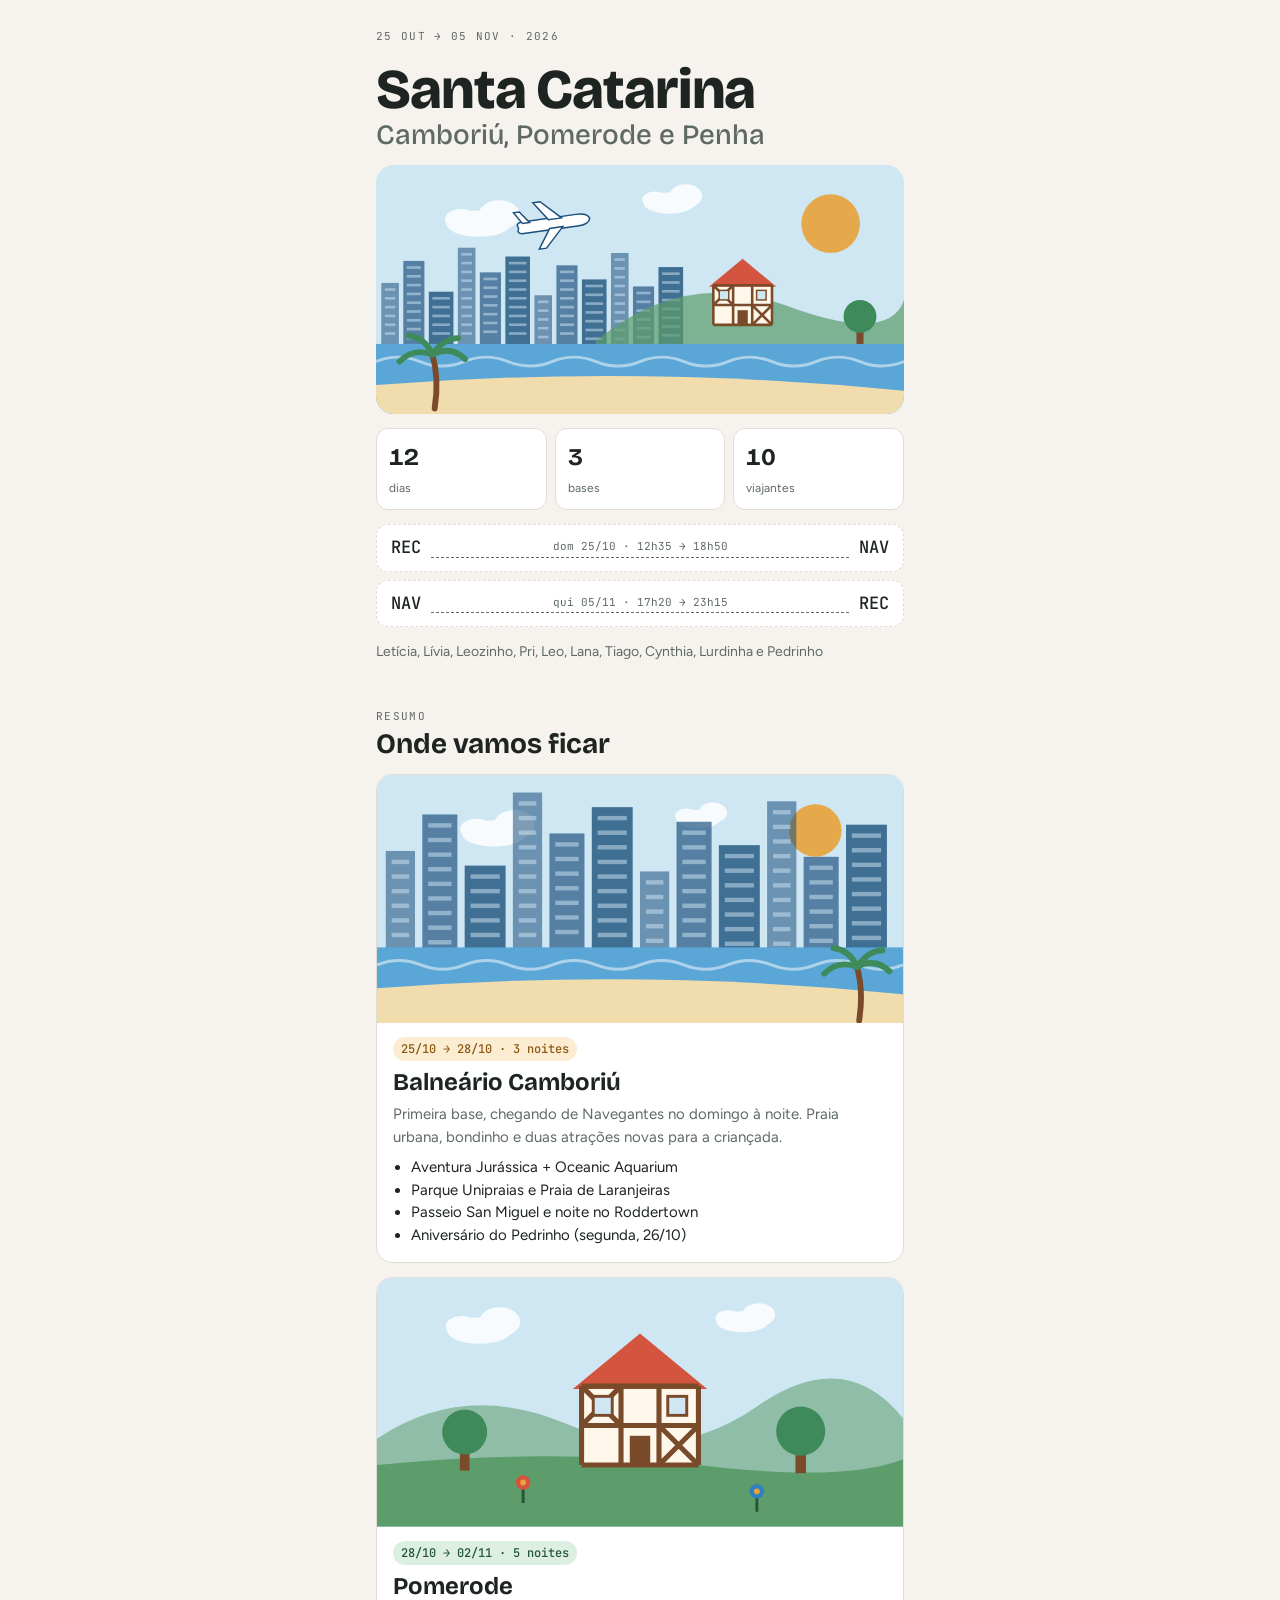
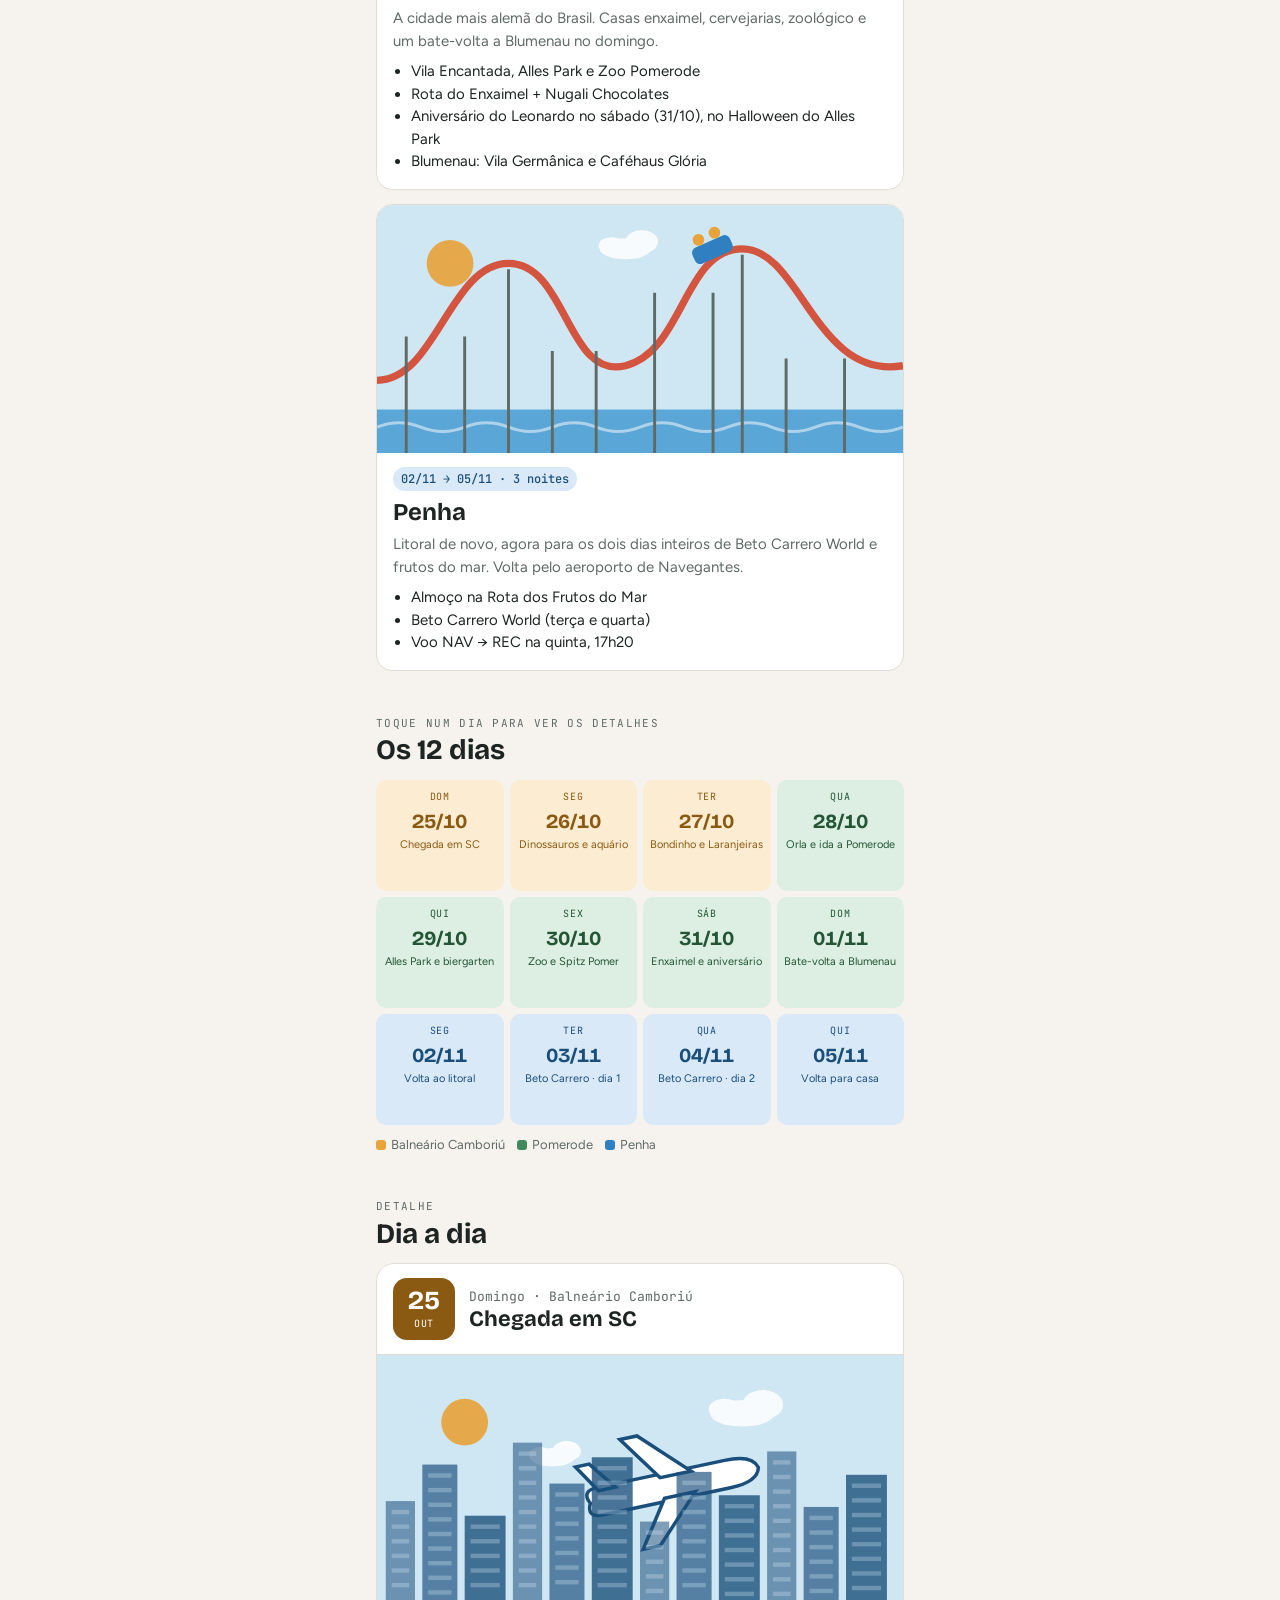
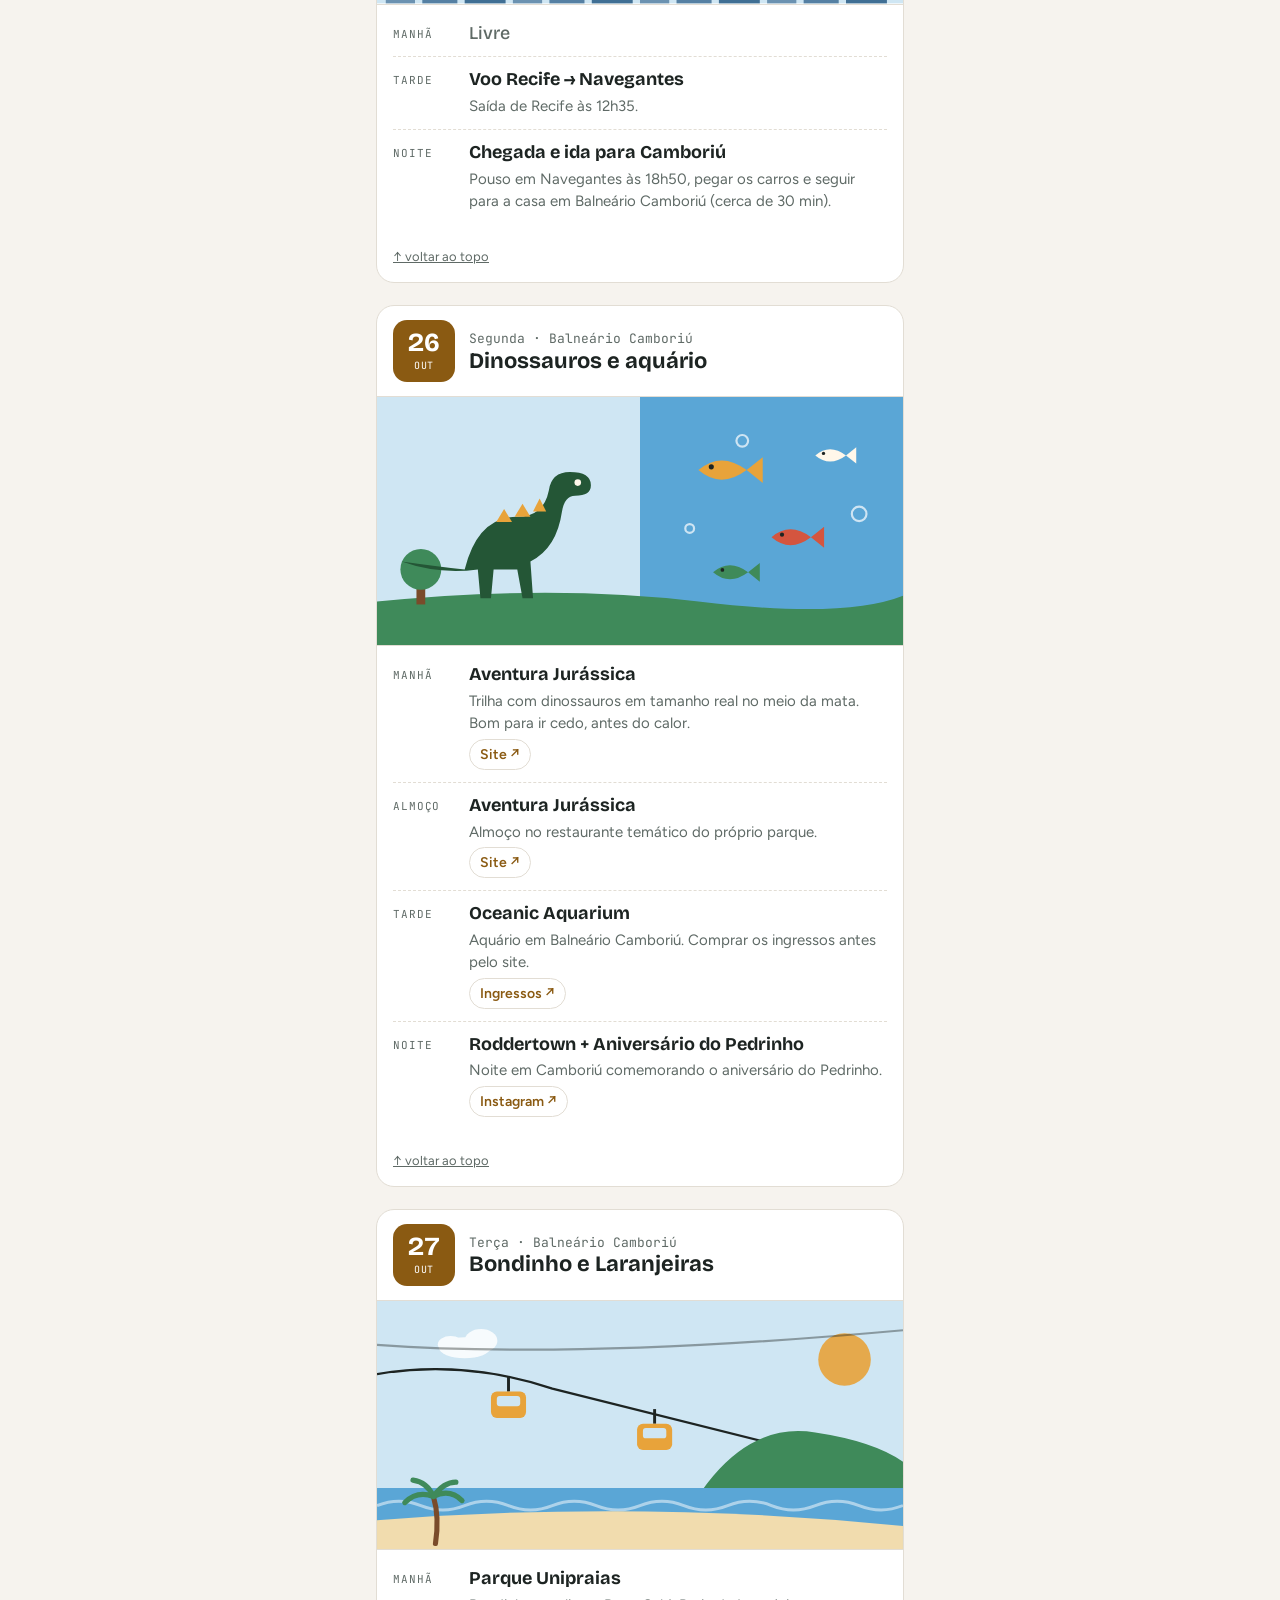
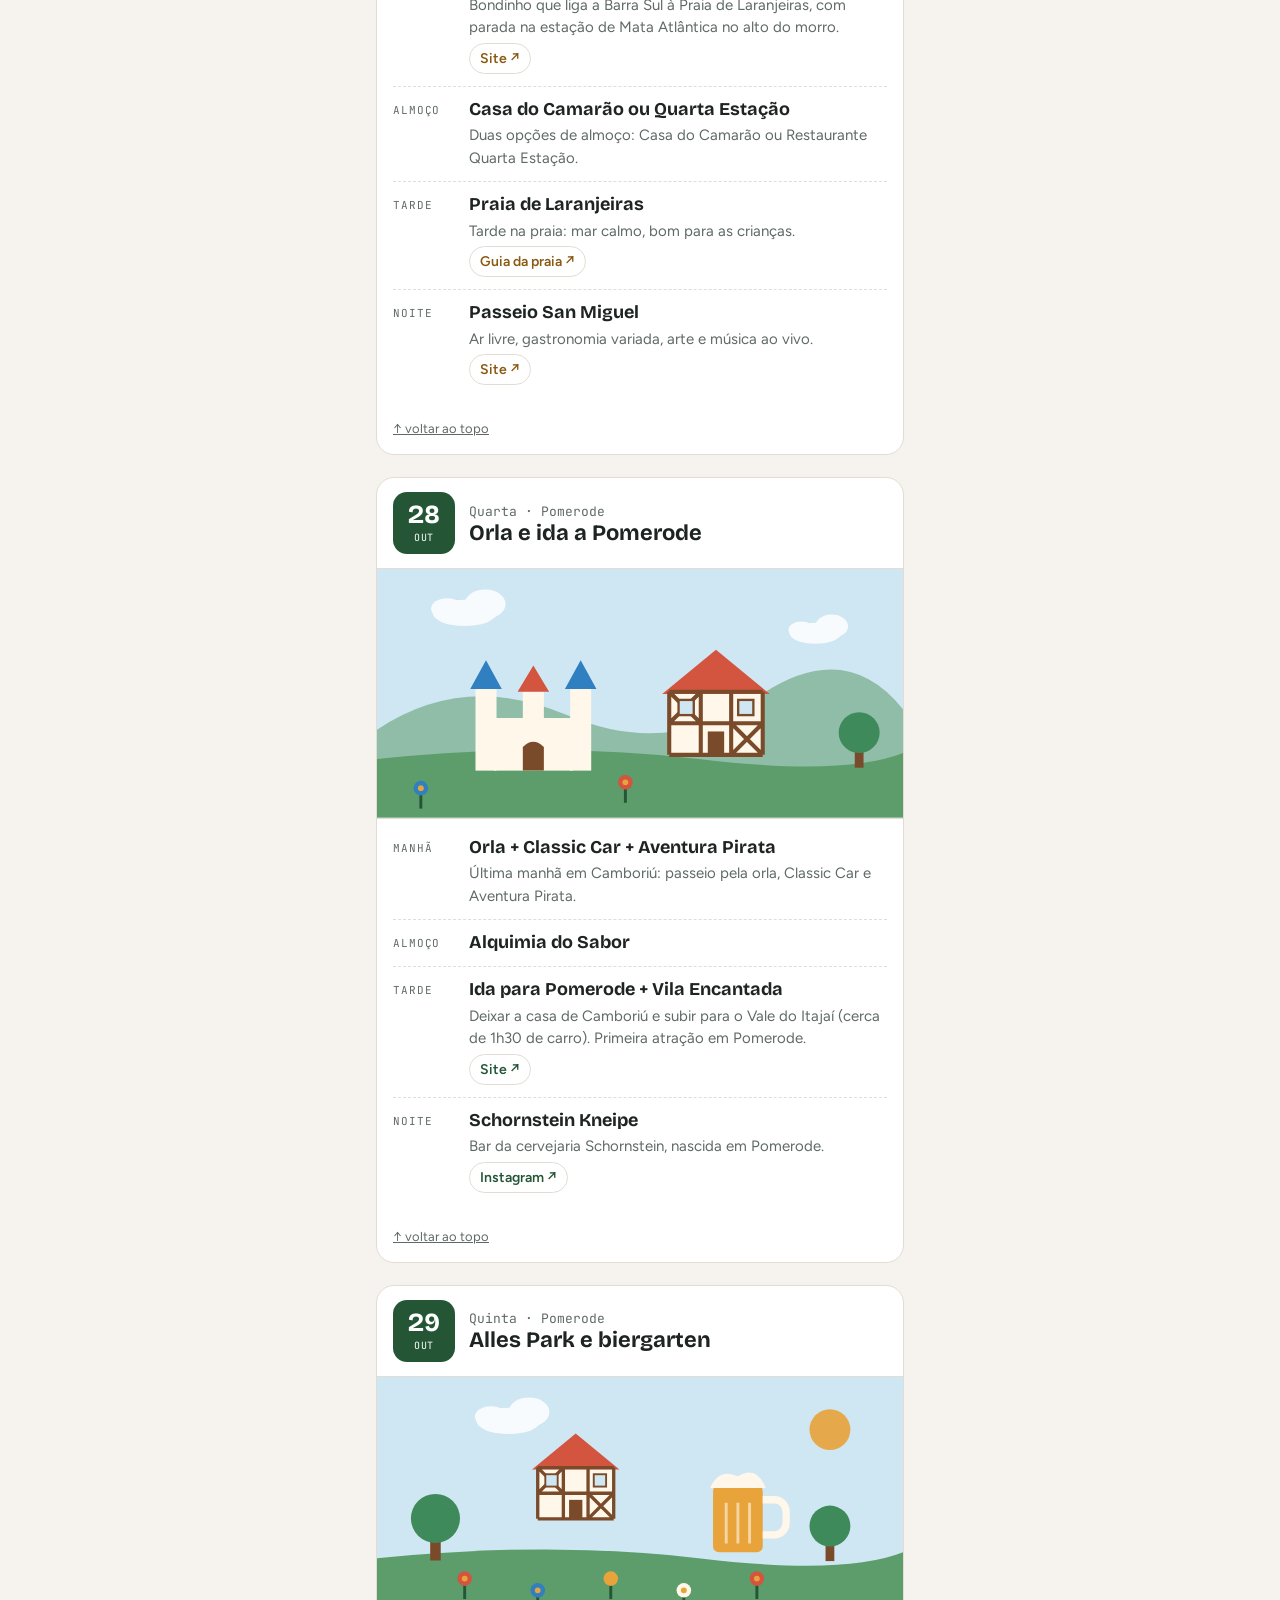
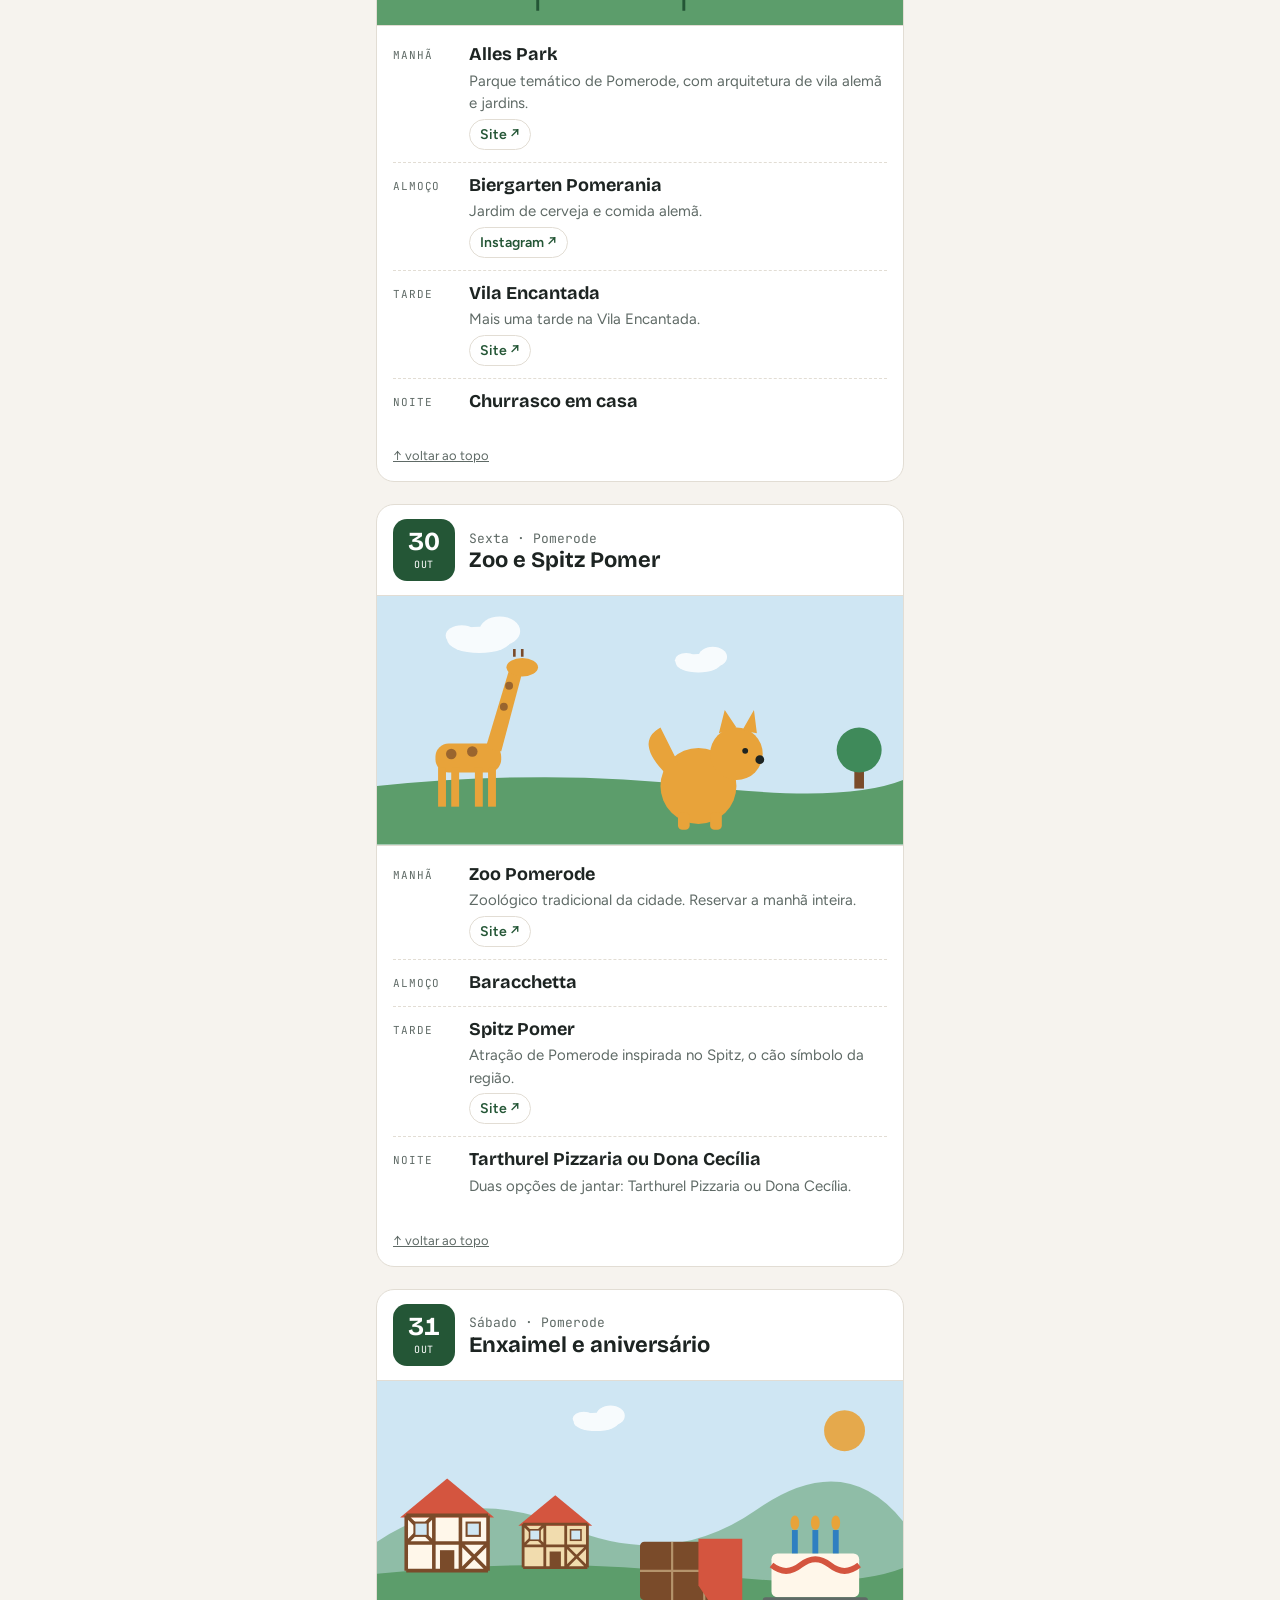
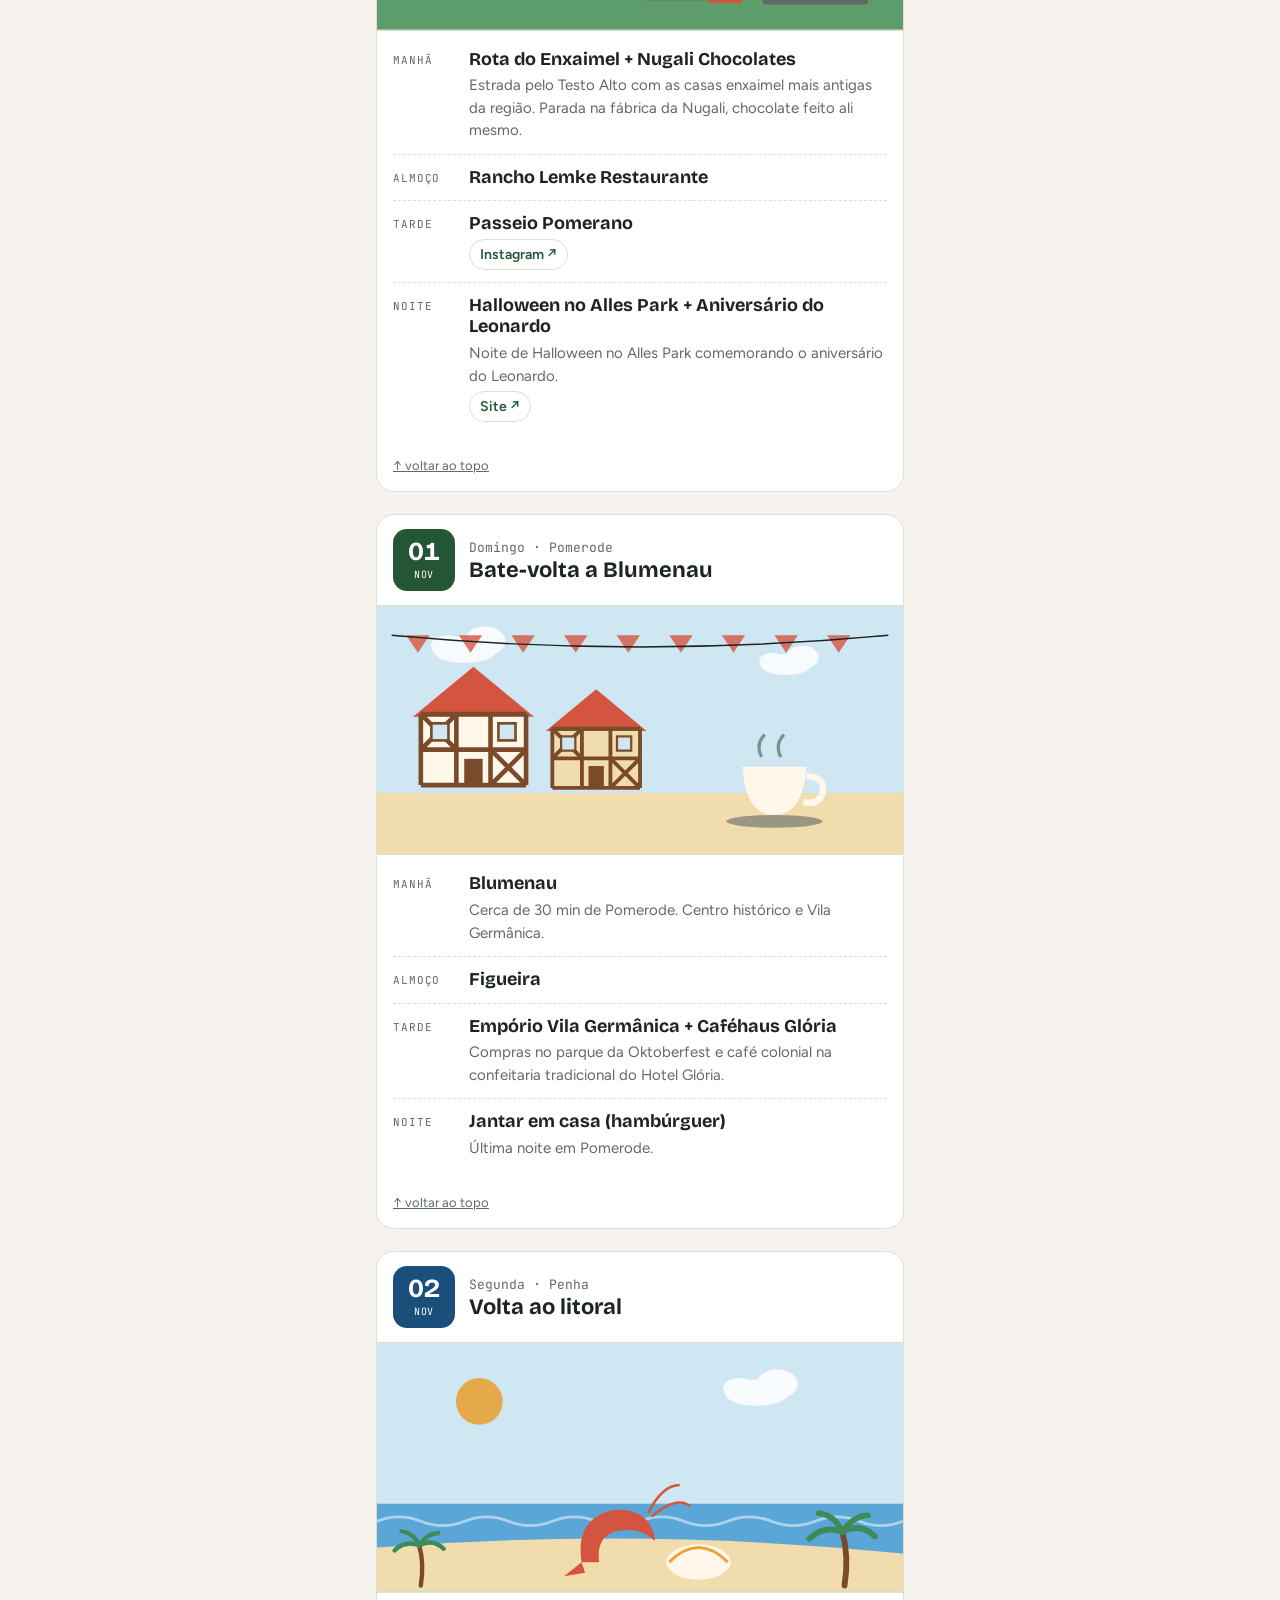
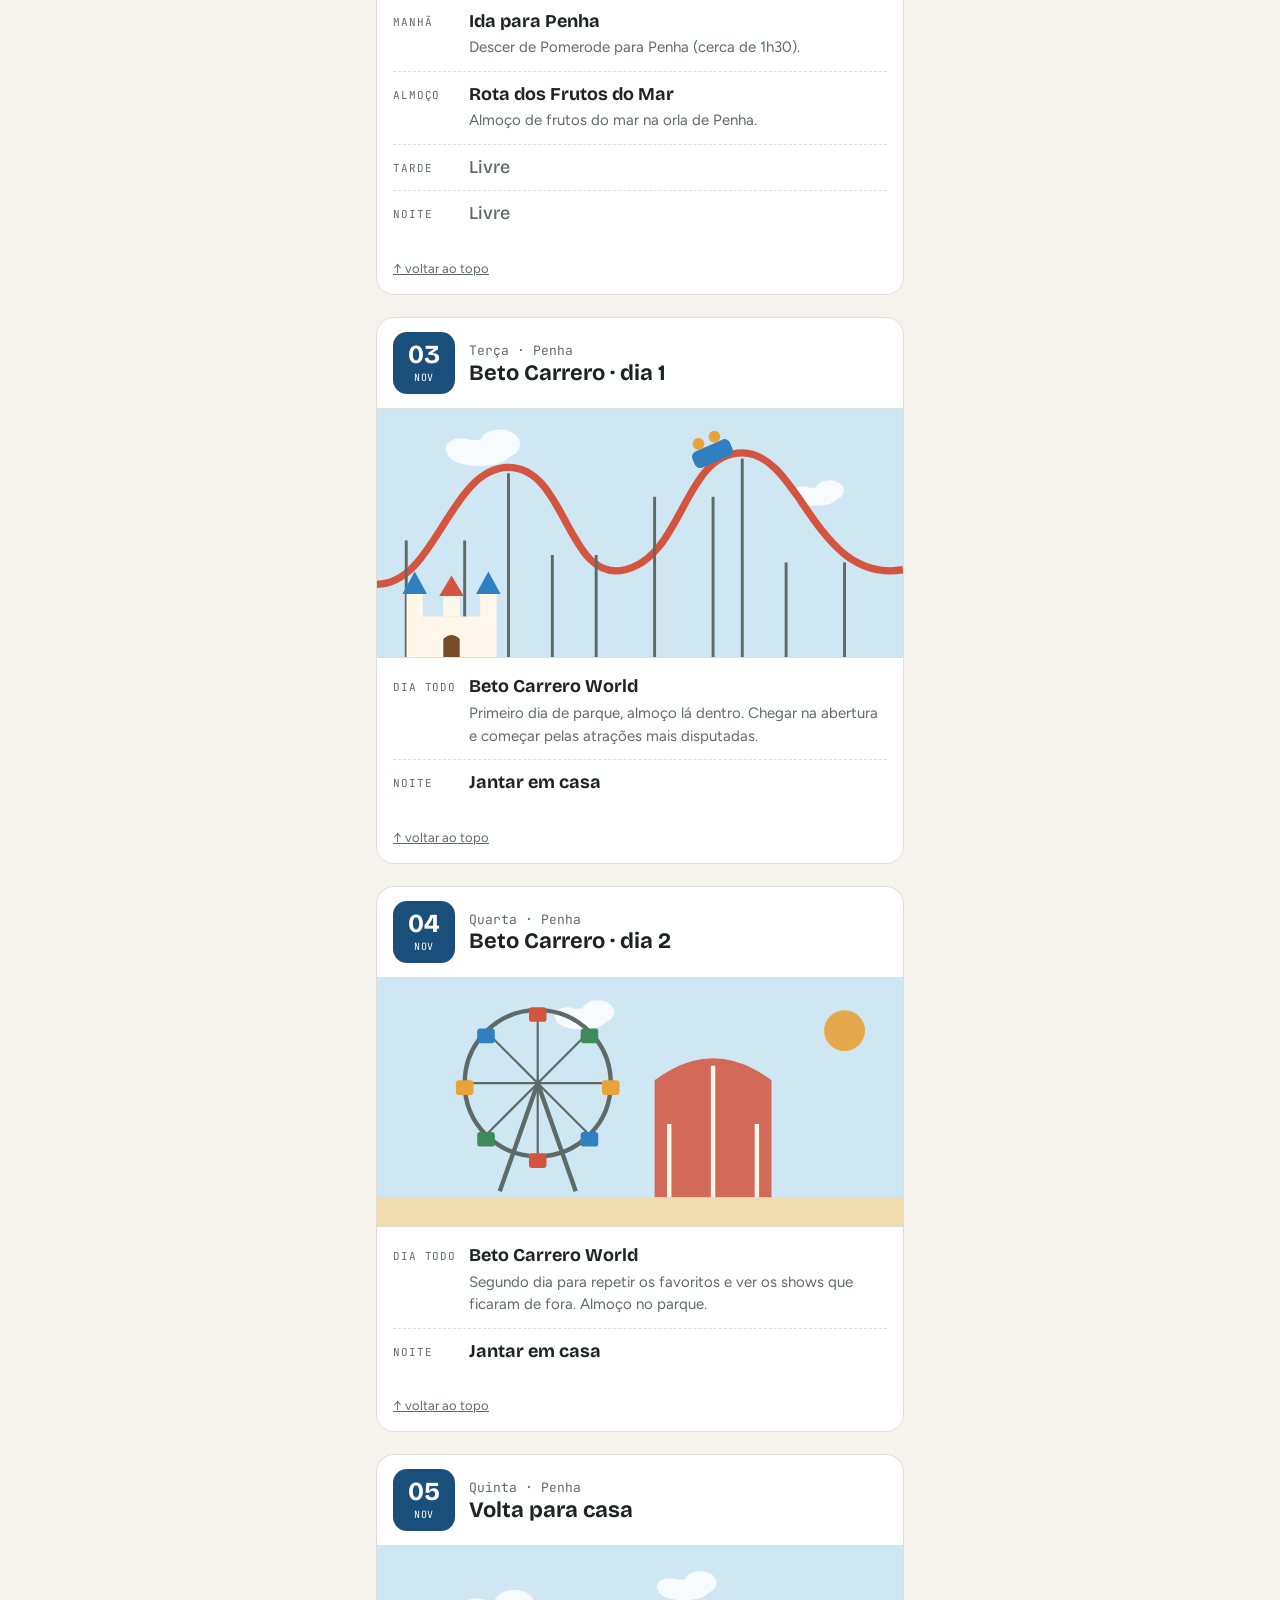
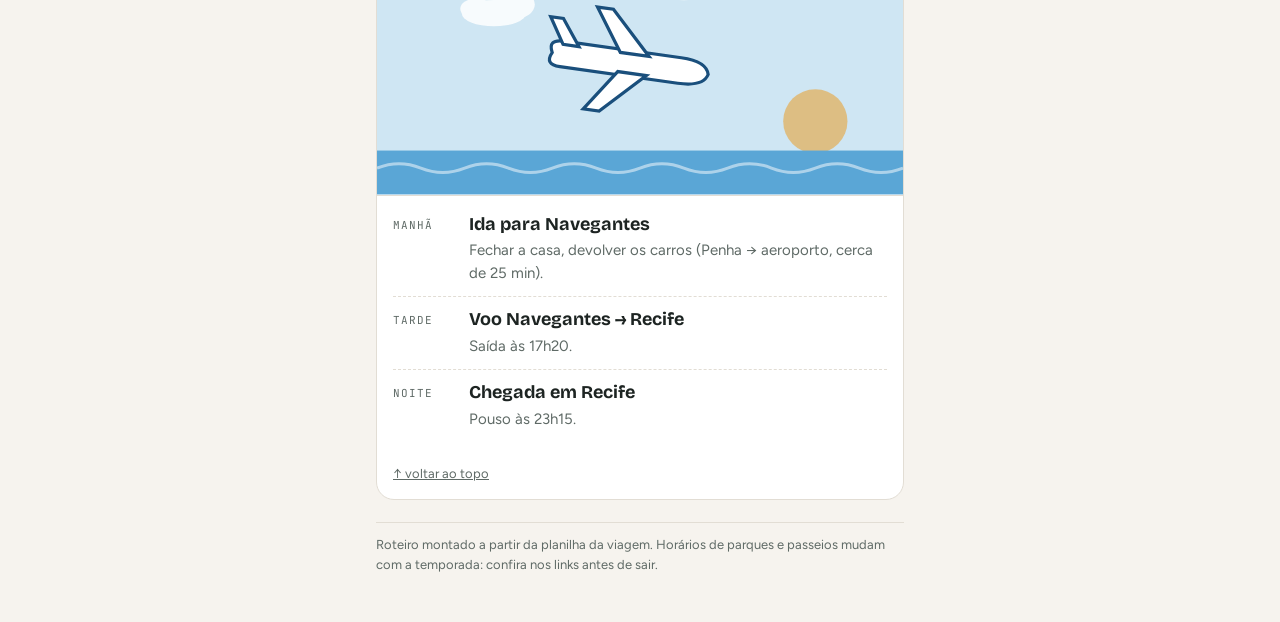
<file: index.html>
<!doctype html>
<html lang="pt-BR">
<head>
<meta charset="utf-8">
<meta name="viewport" content="width=device-width, initial-scale=1">
<title>Roteiro Santa Catarina 2026</title>
<meta name="description" content="25 out → 05 nov · 12 dias por Balneário Camboriú, Pomerode e Penha. Roteiro dia a dia, casas e mapas.">
<meta name="theme-color" content="#5aa6d6">
<!-- prévia do link (WhatsApp, Instagram, etc.) -->
<meta property="og:type" content="website">
<meta property="og:locale" content="pt_BR">
<meta property="og:site_name" content="Viagem SC 2026">
<meta property="og:title" content="Santa Catarina 2026 · Roteiro da viagem">
<meta property="og:description" content="25 out → 05 nov · 12 dias por Balneário Camboriú, Pomerode e Penha. Roteiro dia a dia, casas e mapas.">
<meta property="og:url" content="https://leogomesfilho.github.io/RoteiroSC/">
<meta property="og:image" content="https://leogomesfilho.github.io/RoteiroSC/capa.jpg">
<meta property="og:image:width" content="1200">
<meta property="og:image:height" content="630">
<meta property="og:image:alt" content="Santa Catarina 2026: praia, prédios de Camboriú e casa enxaimel de Pomerode">
<meta name="twitter:card" content="summary_large_image">
<link rel="preconnect" href="https://fonts.googleapis.com">
<link rel="stylesheet" href="https://fonts.googleapis.com/css2?family=Bricolage+Grotesque:opsz,wght@12..96,500;12..96,700;12..96,800&family=Figtree:wght@400;500;600&family=JetBrains+Mono:wght@500&display=swap">
<link rel="stylesheet" href="estilo.css?v=4">
</head>
<body>
<div class="wrap" id="topo">
  <header class="hero" id="hero"></header>

  <section>
    <div class="sec-title"><span class="eyebrow">Resumo</span><h2>Onde vamos ficar</h2></div>
    <div class="cities" id="cities"></div>
  </section>

  <section>
    <div class="sec-title"><span class="eyebrow">Toque num dia para ver os detalhes</span><h2>Os 12 dias</h2></div>
    <nav class="strip" id="strip" aria-label="Dias da viagem"></nav>
    <div class="legend"><span><i style="background:var(--bc)"></i>Balneário Camboriú</span><span><i style="background:var(--po)"></i>Pomerode</span><span><i style="background:var(--pe)"></i>Penha</span></div>
  </section>

  <section>
    <div class="sec-title"><span class="eyebrow">Detalhe</span><h2>Dia a dia</h2></div>
    <div class="days" id="days"></div>
  </section>

  <footer>Roteiro montado a partir da planilha da viagem. Horários de parques e passeios mudam com a temporada: confira nos links antes de sair.</footer>
</div>
<script src="dados.js?v=7"></script>
<script src="roteiro.js?v=4"></script>
<script>
const R=window.Roteiro, $=id=>document.getElementById(id);
$('hero').innerHTML=R.heroHTML();
$('cities').innerHTML=R.citiesHTML();
$('strip').innerHTML=R.stripHTML();
$('days').innerHTML=R.daysHTML();
R.clima();
</script>
</body>
</html>
</file>
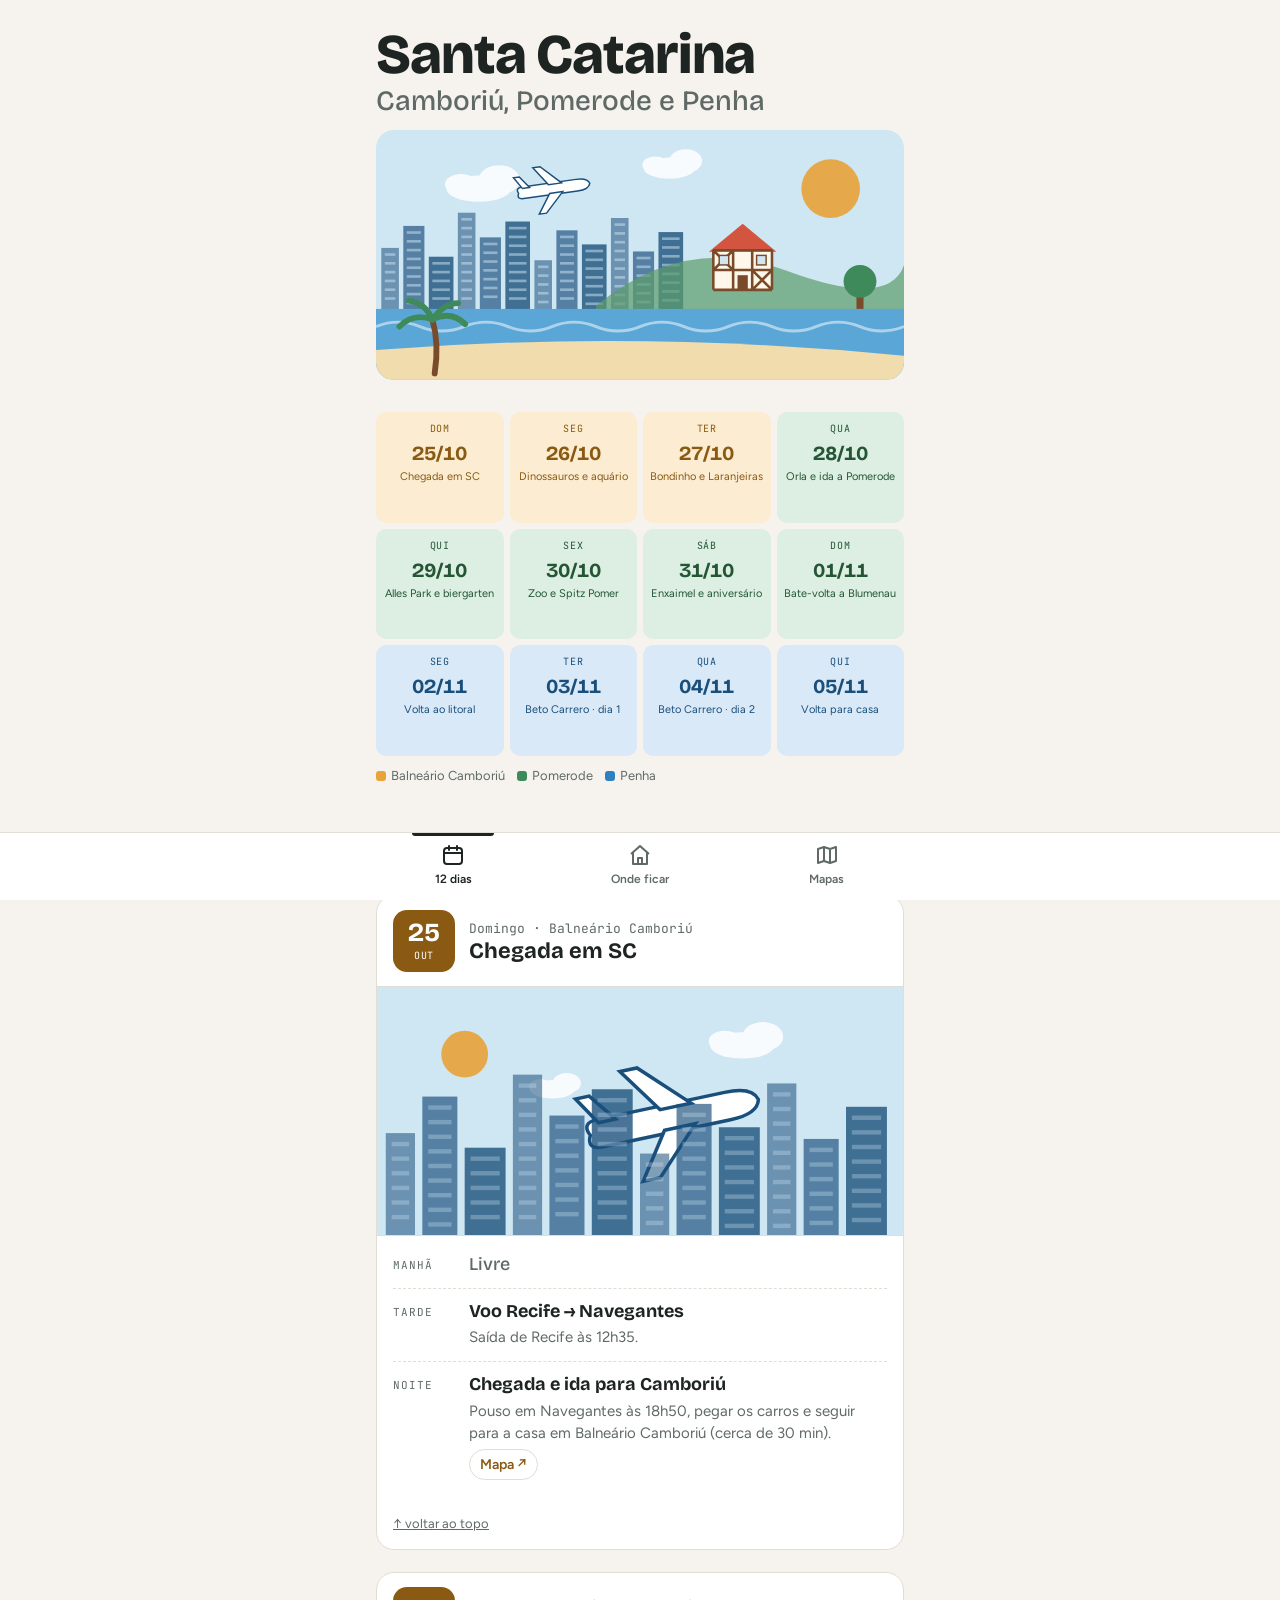
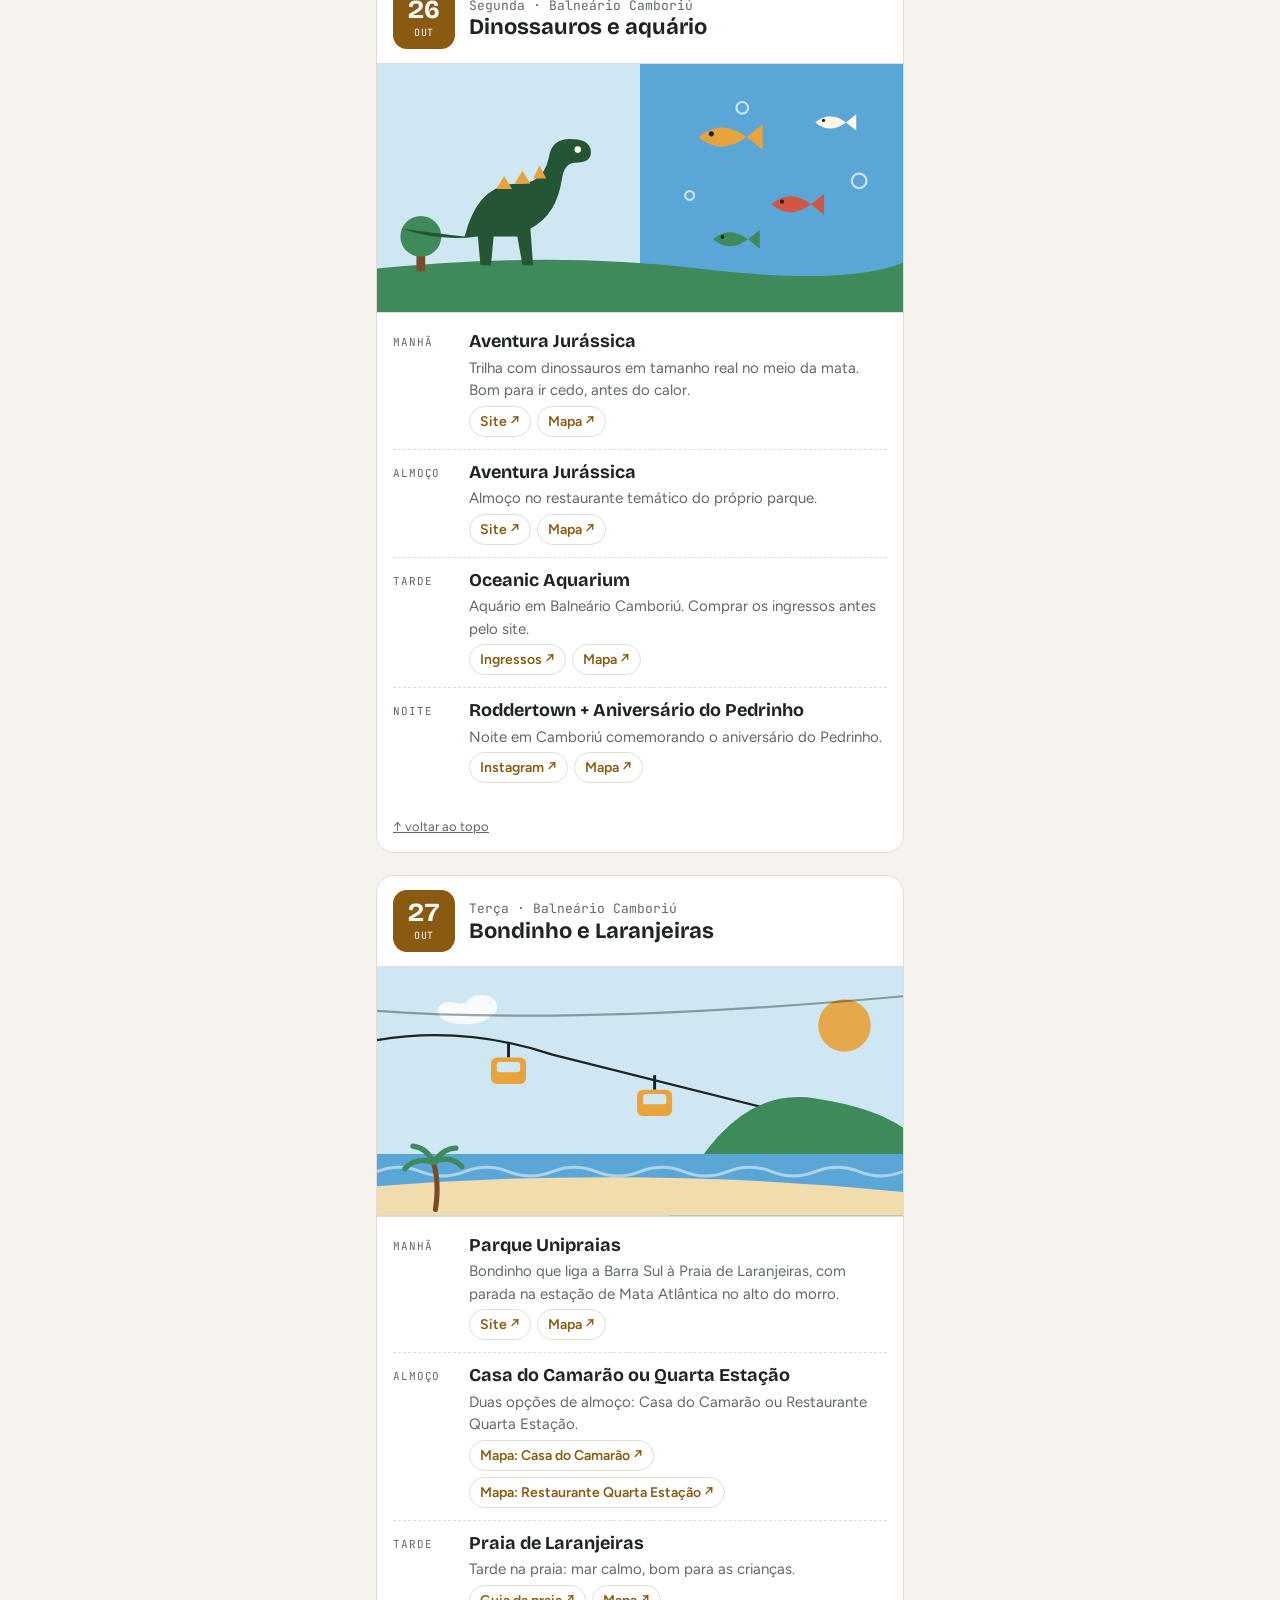
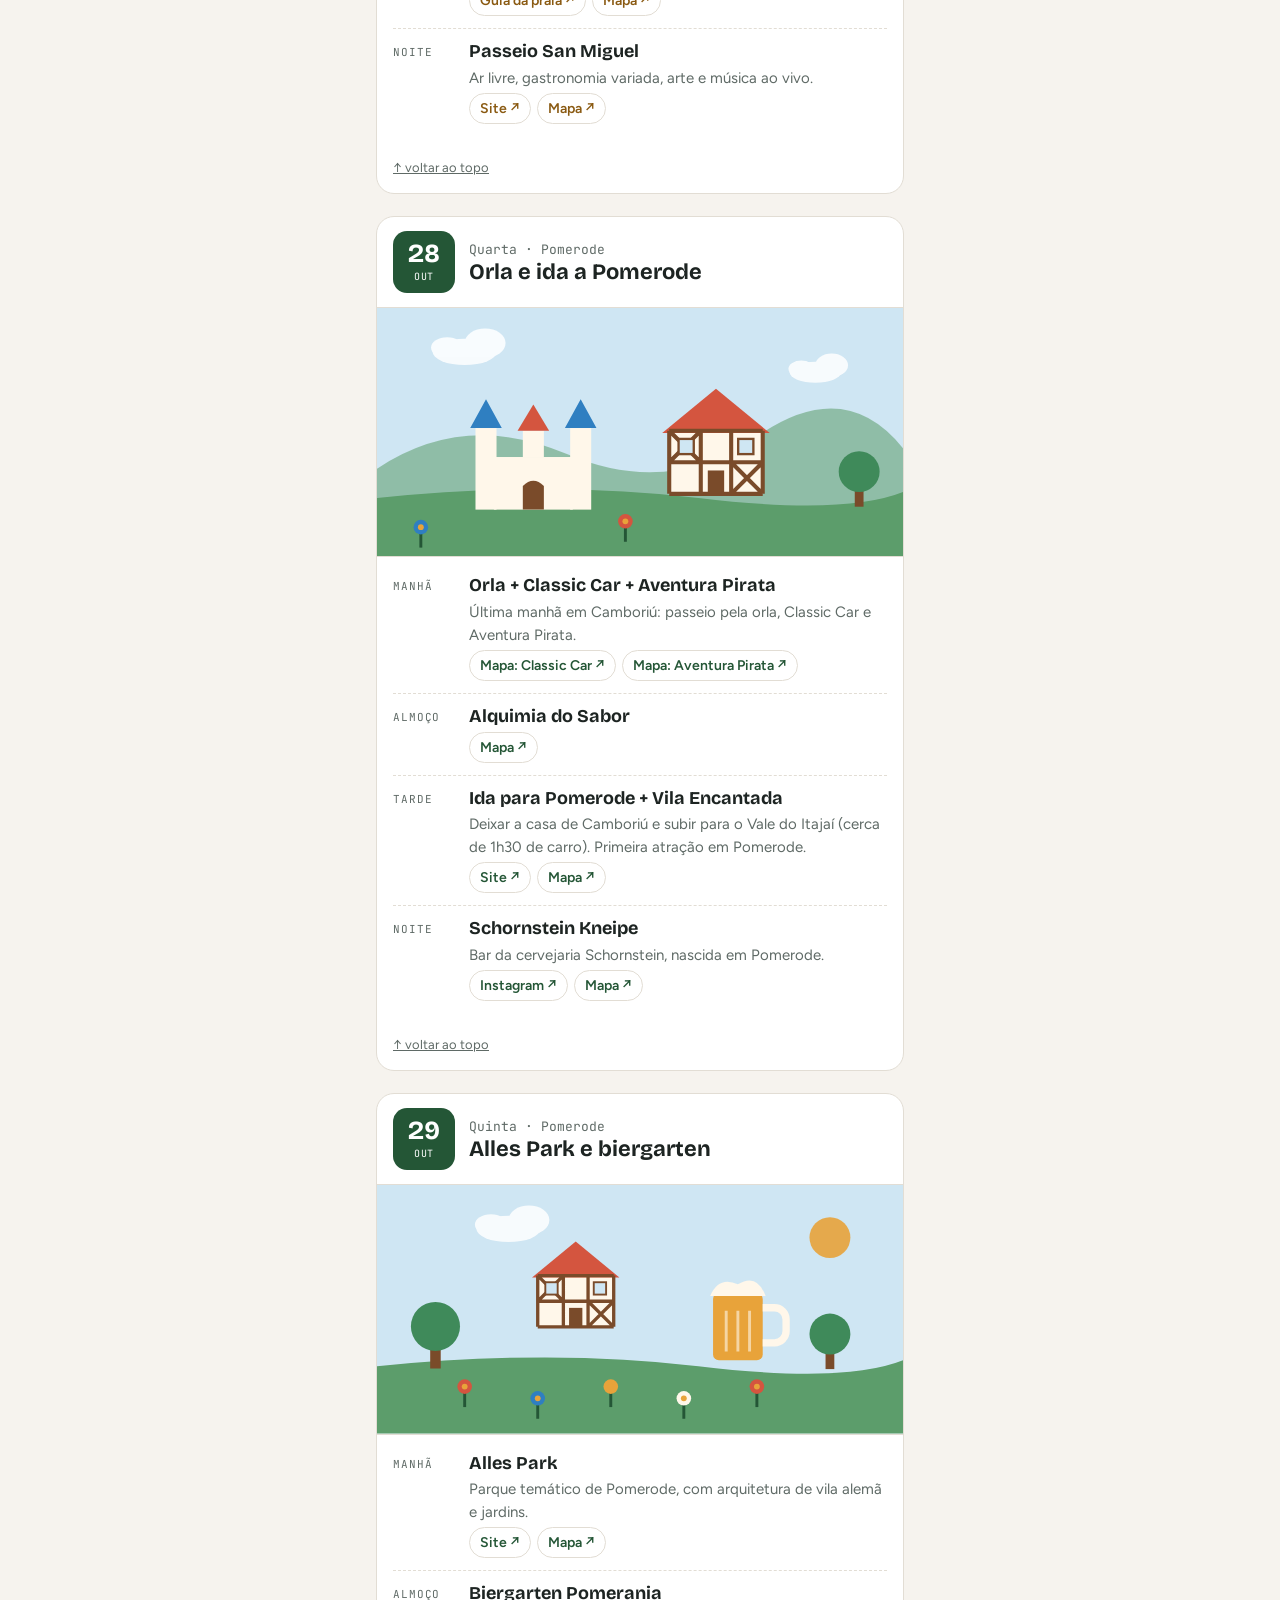
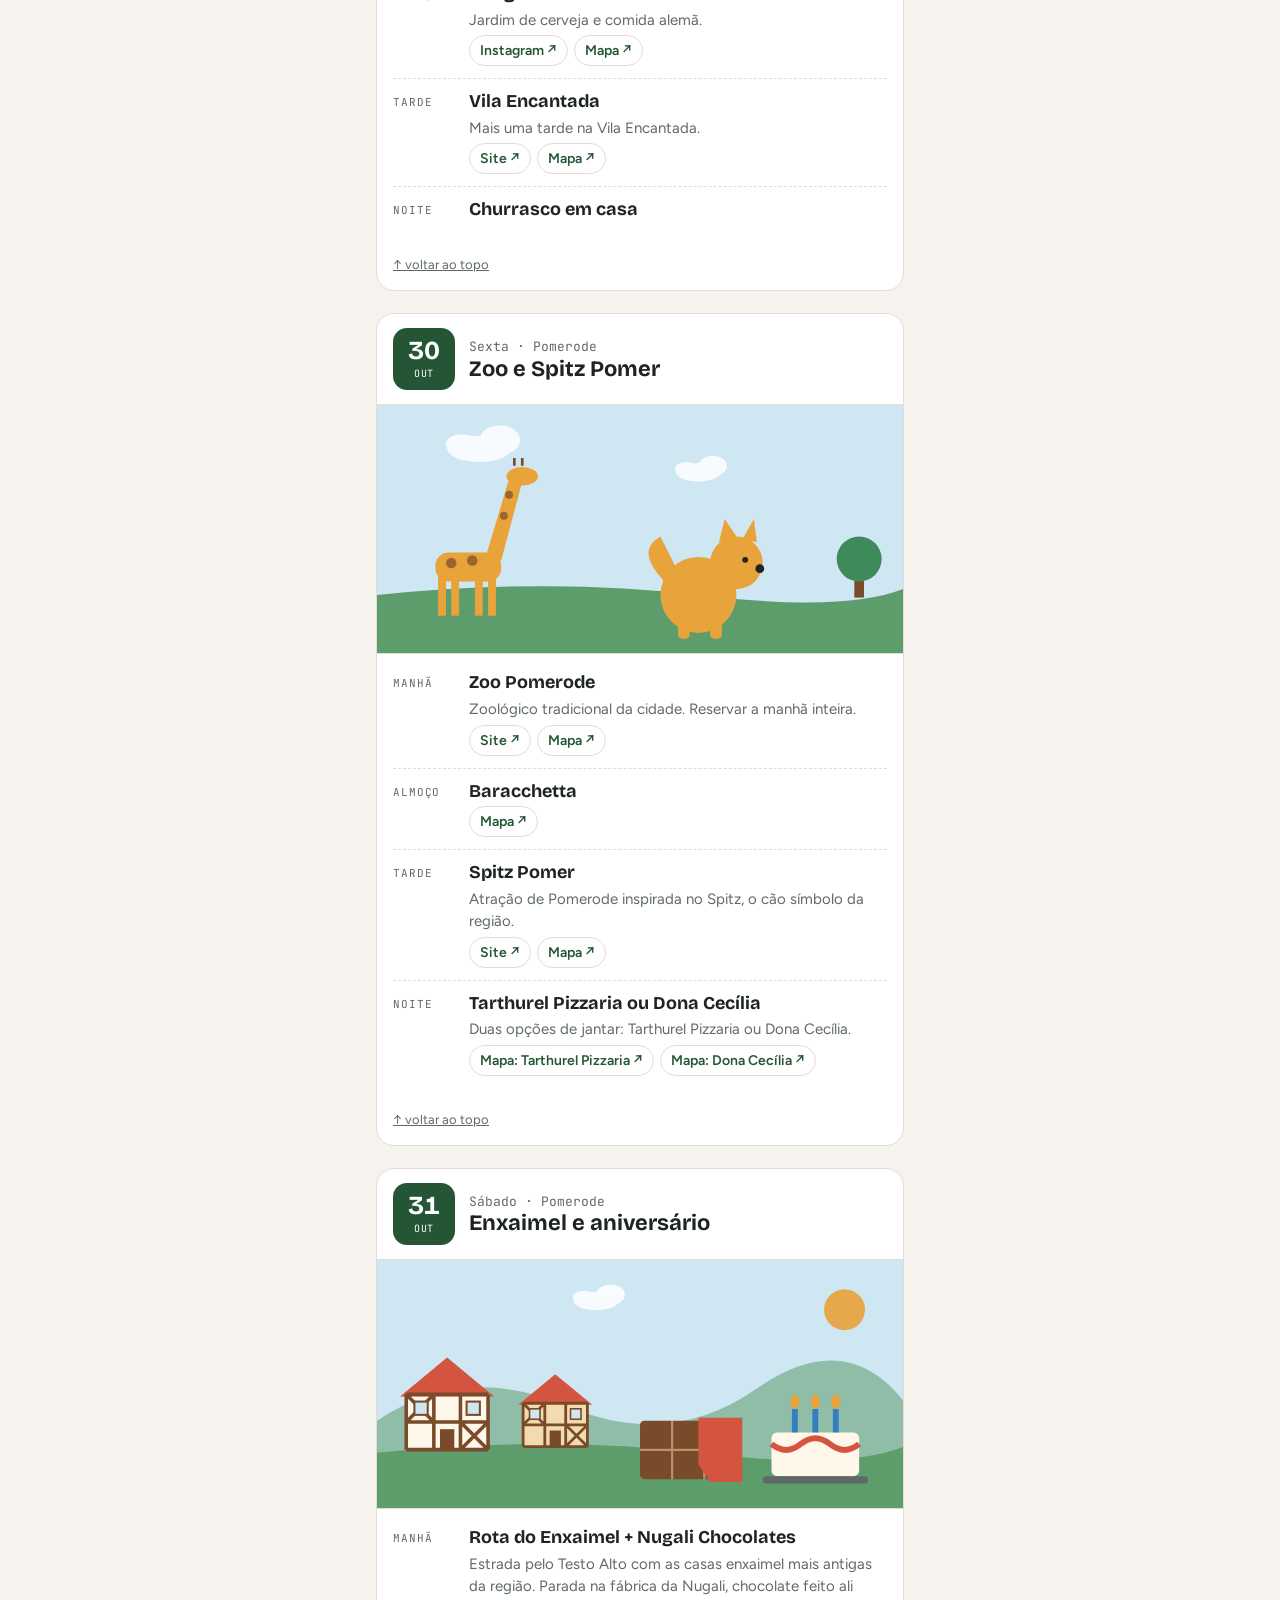
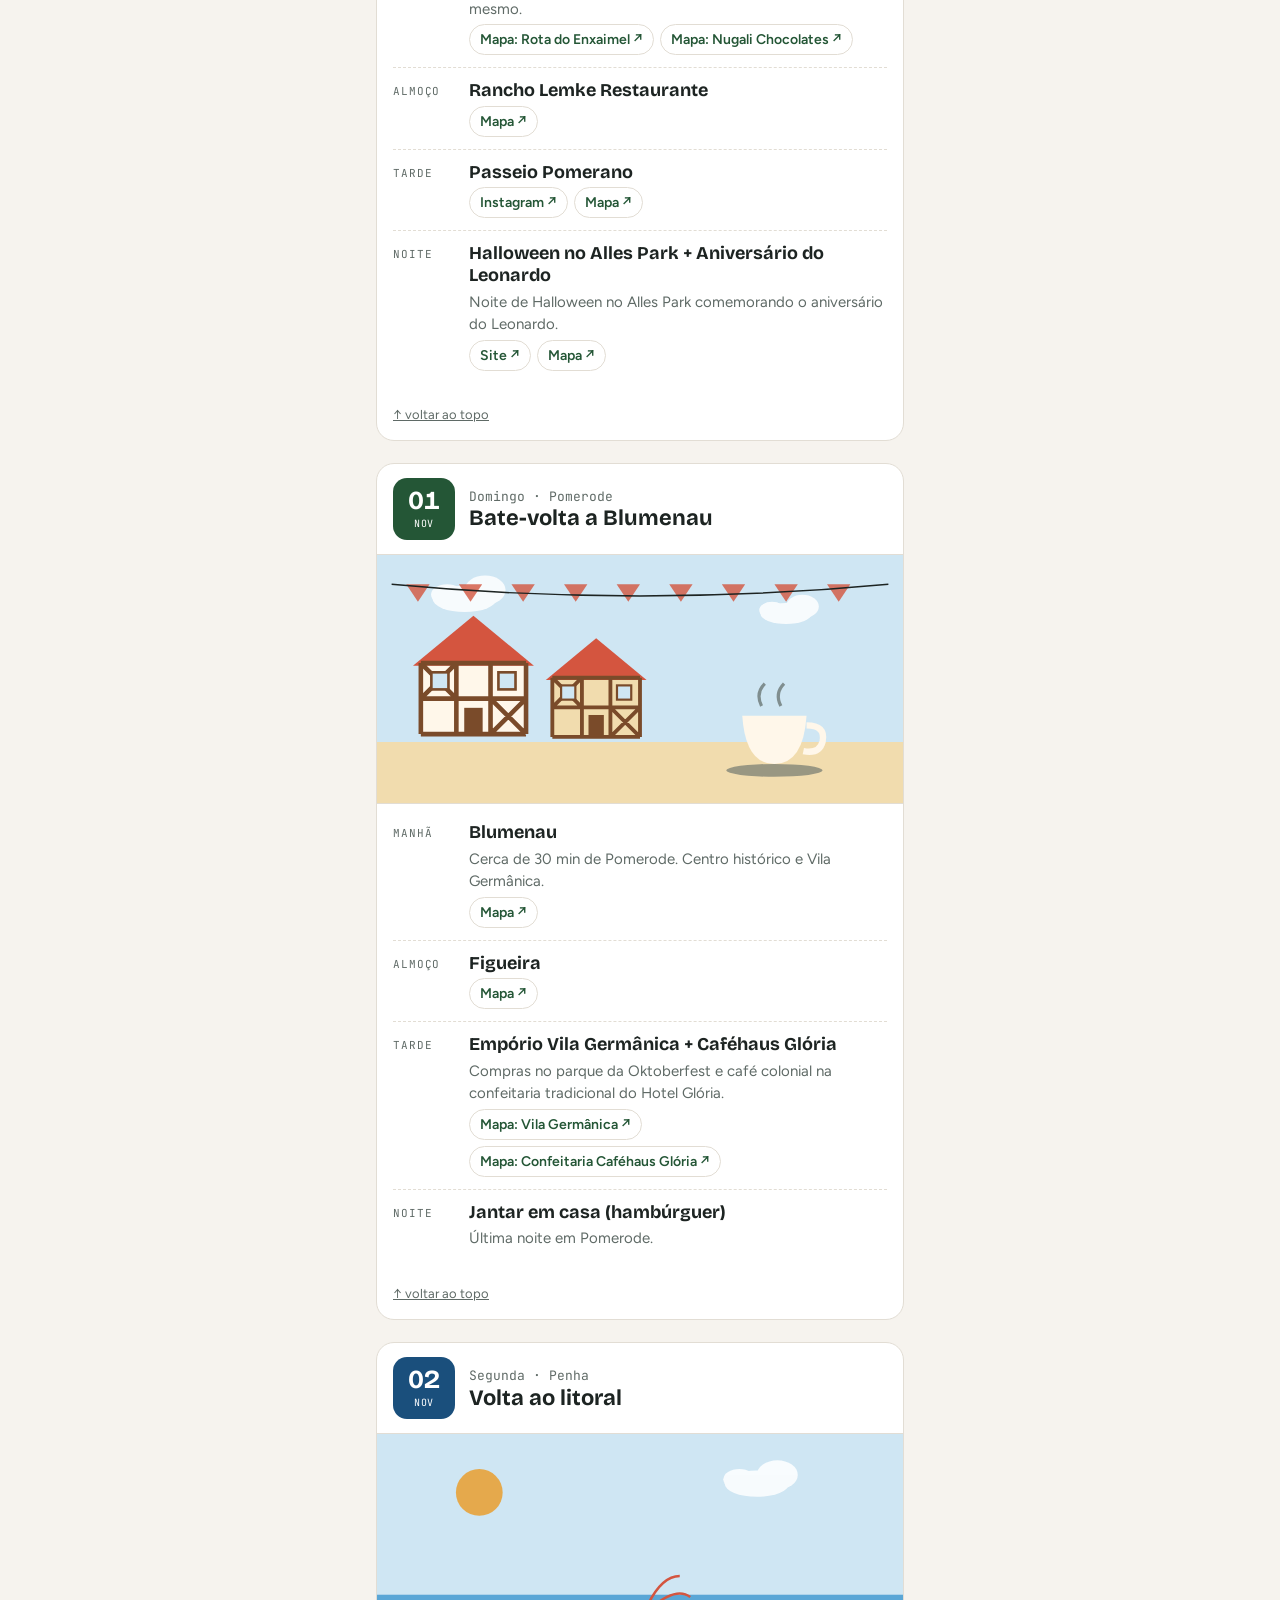
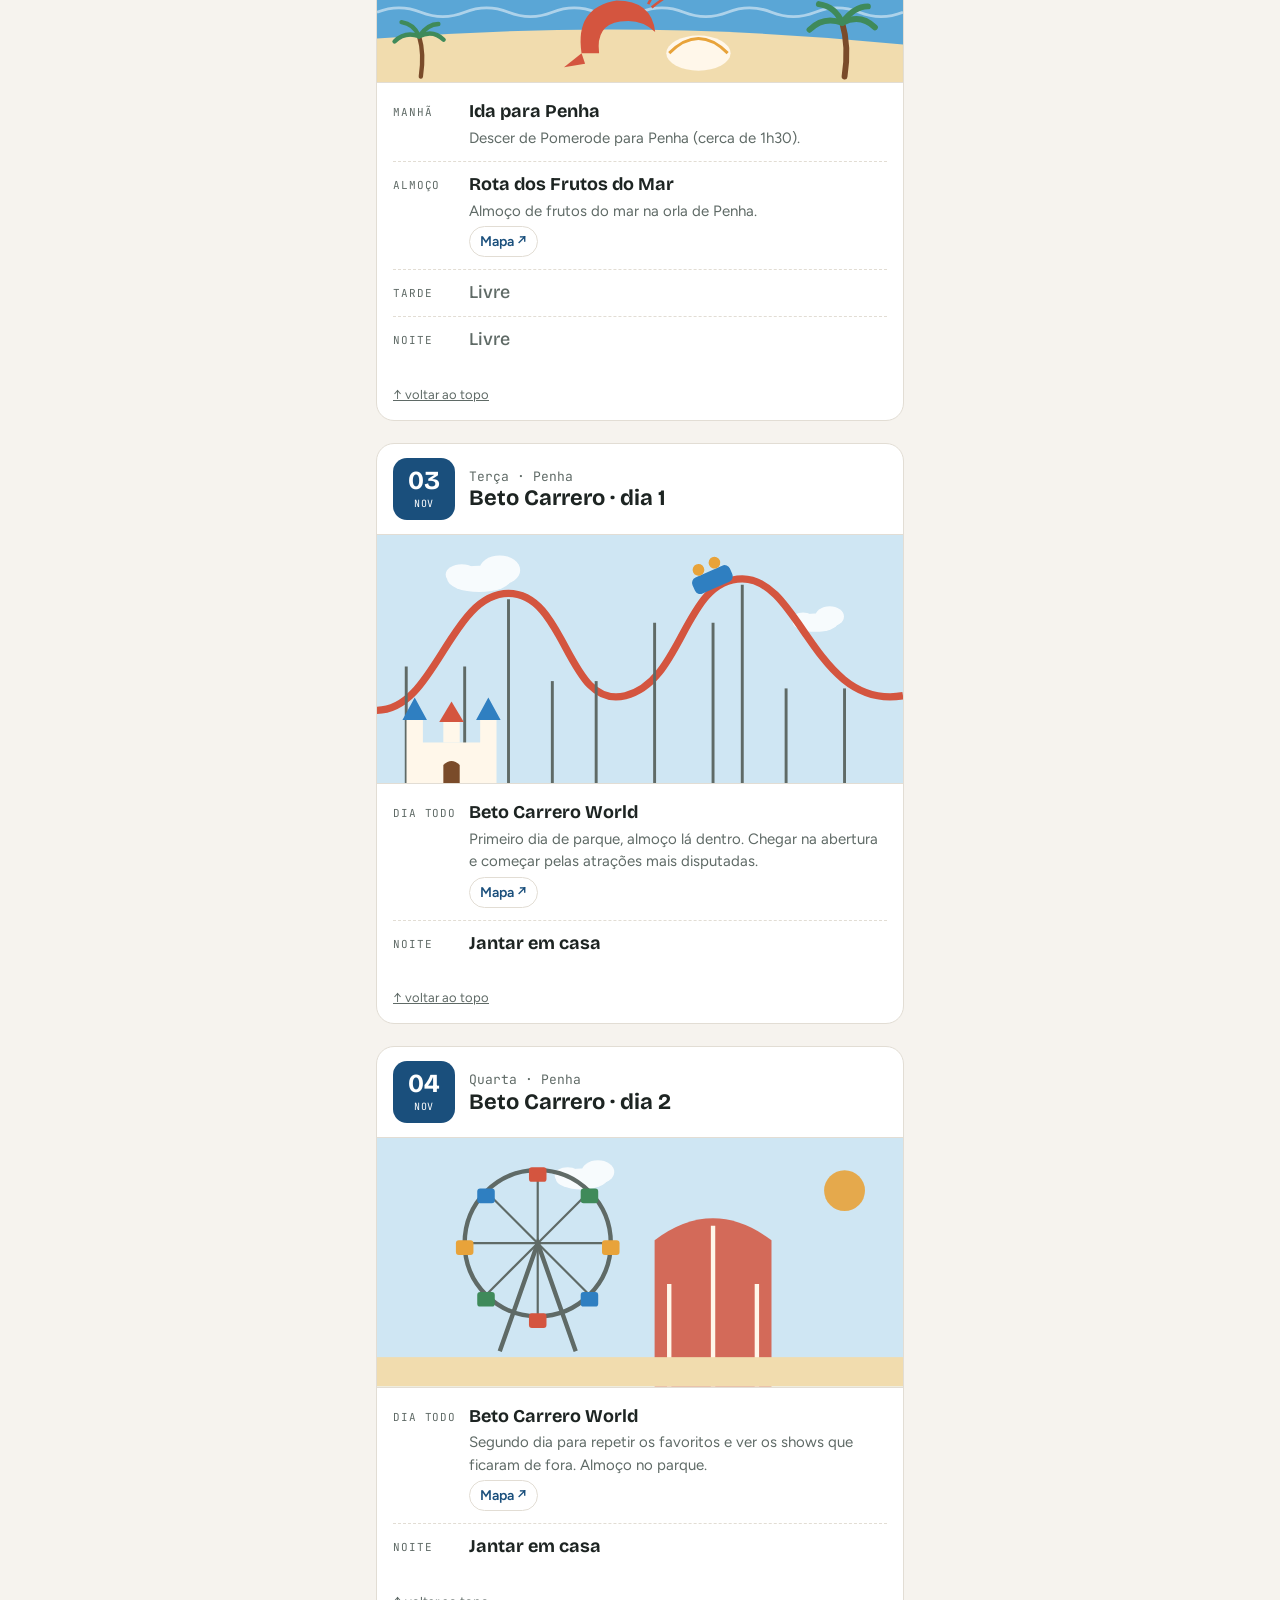
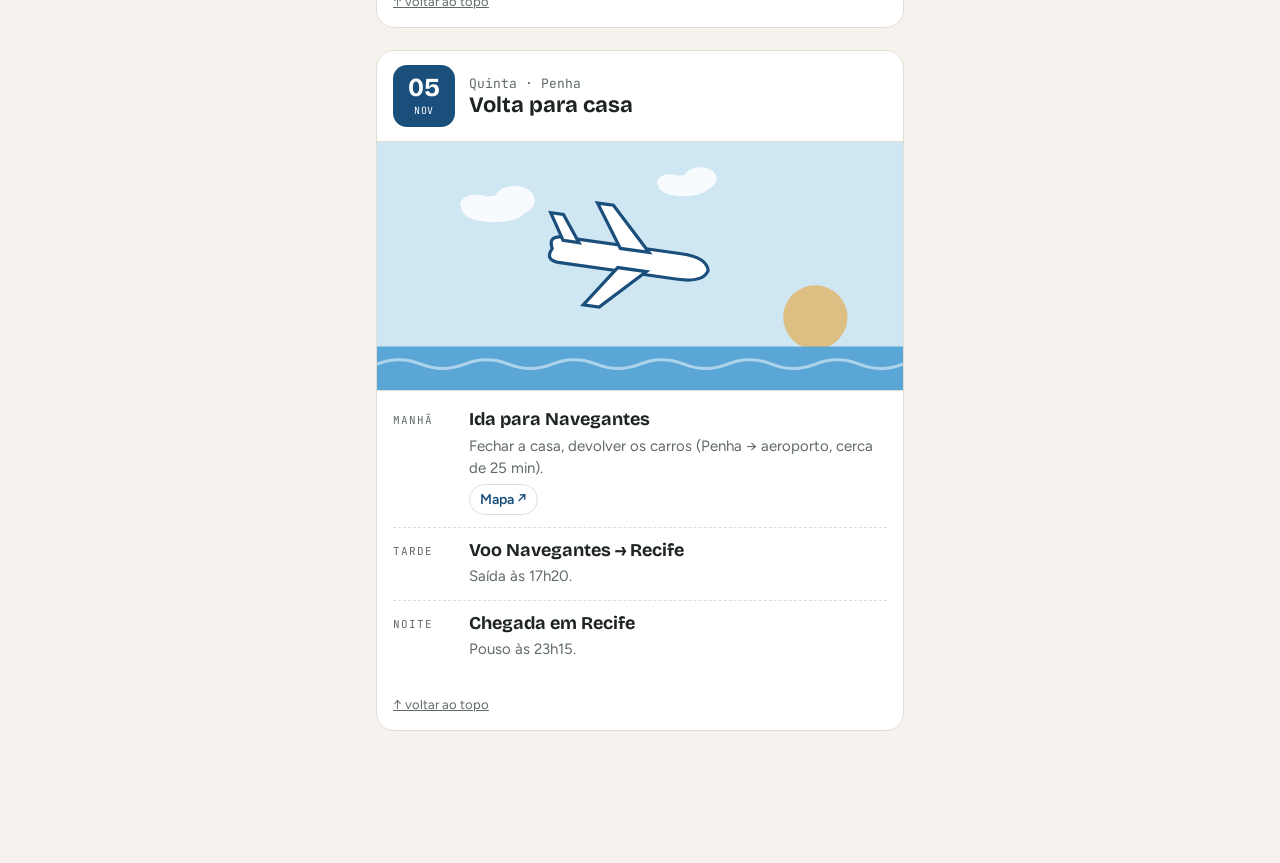
<file: menu.html>
<!doctype html>
<html lang="pt-BR">
<head>
<meta charset="utf-8">
<meta name="viewport" content="width=device-width, initial-scale=1">
<title>Viagem SC 2026</title>
<meta name="description" content="25 out → 05 nov · 12 dias por Balneário Camboriú, Pomerode e Penha. Roteiro dia a dia, casas e mapas.">
<meta name="theme-color" content="#5aa6d6">
<!-- prévia do link (WhatsApp, Instagram, etc.) -->
<meta property="og:type" content="website">
<meta property="og:locale" content="pt_BR">
<meta property="og:site_name" content="Viagem SC 2026">
<meta property="og:title" content="Santa Catarina 2026 · Roteiro da viagem">
<meta property="og:description" content="25 out → 05 nov · 12 dias por Balneário Camboriú, Pomerode e Penha. Roteiro dia a dia, casas e mapas.">
<meta property="og:url" content="https://leogomesfilho.github.io/RoteiroSC/menu.html">
<meta property="og:image" content="https://leogomesfilho.github.io/RoteiroSC/capa.jpg">
<meta property="og:image:width" content="1200">
<meta property="og:image:height" content="630">
<meta property="og:image:alt" content="Santa Catarina 2026: praia, prédios de Camboriú e casa enxaimel de Pomerode">
<meta name="twitter:card" content="summary_large_image">
<link rel="preconnect" href="https://fonts.googleapis.com">
<link rel="stylesheet" href="https://fonts.googleapis.com/css2?family=Bricolage+Grotesque:opsz,wght@12..96,500;12..96,700;12..96,800&family=Figtree:wght@400;500;600&family=JetBrains+Mono:wght@500&display=swap">
<link rel="stylesheet" href="estilo.css?v=4">
</head>
<body class="app">
<div class="wrap" id="topo">

  <!-- 1. OS 12 DIAS -->
  <div id="v-dias" data-view="dias">
    <header class="hero compact" id="hero"></header>
    <div class="countdown" id="countdown" hidden></div>
    <section class="cal">
      <nav class="strip" id="strip" aria-label="Dias da viagem"></nav>
      <div class="legend"><span><i style="background:var(--bc)"></i>Balneário Camboriú</span><span><i style="background:var(--po)"></i>Pomerode</span><span><i style="background:var(--pe)"></i>Penha</span></div>
    </section>
    <section>
      <div class="sec-title"><span class="eyebrow">Detalhe</span><h2>Dia a dia</h2></div>
      <div class="days" id="days"></div>
    </section>
  </div>

  <!-- 2. ONDE VAMOS FICAR -->
  <div id="v-casas" data-view="casas" hidden>
    <div class="topbar"><b>Santa Catarina 2026</b><span class="eyebrow" id="periodo2"></span></div>
    <section>
      <div class="sec-title"><span class="eyebrow">Hospedagem</span><h2>Onde vamos ficar</h2></div>
      <div class="cities" id="cities"></div>
    </section>
  </div>

  <!-- 3. MAPAS -->
  <div id="v-mapas" data-view="mapas" hidden>
    <div class="topbar"><b>Santa Catarina 2026</b><span class="eyebrow" id="periodo3"></span></div>
    <section>
      <div class="sec-title"><span class="eyebrow">Toque para abrir no Google Maps</span><h2>Mapas</h2></div>
      <p class="note">As casas e todos os lugares do roteiro, separados por cidade. Abaixo de cada nome, o dia em que vamos lá.</p>
      <div class="mapgroups" id="maps"></div>
    </section>
  </div>

</div>

<nav class="tabbar" aria-label="Menu">
  <div class="in">
    <button class="tab" type="button" data-tab="dias" id="tab-dias">
      <svg viewBox="0 0 24 24" fill="none" stroke="currentColor" stroke-width="2" stroke-linecap="round" aria-hidden="true"><rect x="3" y="5" width="18" height="16" rx="3"/><path d="M3 10h18M8 3v4M16 3v4"/></svg>
      <span>12 dias</span>
    </button>
    <button class="tab" type="button" data-tab="casas" id="tab-casas">
      <svg viewBox="0 0 24 24" fill="none" stroke="currentColor" stroke-width="2" stroke-linejoin="round" aria-hidden="true"><path d="M3 11 12 3l9 8M5 9.5V21h14V9.5"/><path d="M10 21v-6h4v6"/></svg>
      <span>Onde ficar</span>
    </button>
    <button class="tab" type="button" data-tab="mapas" id="tab-mapas">
      <svg viewBox="0 0 24 24" fill="none" stroke="currentColor" stroke-width="2" stroke-linejoin="round" aria-hidden="true"><path d="M9 4 3 6v14l6-2 6 2 6-2V4l-6 2-6-2zM9 4v14M15 6v14"/></svg>
      <span>Mapas</span>
    </button>
  </div>
</nav>

<script src="dados.js?v=7"></script>
<script src="roteiro.js?v=4"></script>
<script>
const R=window.Roteiro, V=window.VIAGEM, $=id=>document.getElementById(id);
$('hero').innerHTML=R.heroHTML({compacto:true});
$('strip').innerHTML=R.stripHTML();
$('days').innerHTML=R.daysHTML({mapas:true});
R.clima();
$('cities').innerHTML=R.citiesHTML({hospedagem:true});
$('maps').innerHTML=R.mapsHTML();
R.marcarHoje($('countdown'));
$('periodo2').textContent=$('periodo3').textContent=V.periodo;

const TABS=['dias','casas','mapas'];
function show(tab,scroll){
  if(!TABS.includes(tab)) tab='dias';
  document.querySelectorAll('[data-view]').forEach(v=>v.hidden=v.dataset.view!==tab);
  document.querySelectorAll('.tab').forEach(b=>b.dataset.tab===tab?b.setAttribute('aria-current','page'):b.removeAttribute('aria-current'));
  try{localStorage.setItem('aba',tab)}catch(e){}
  if(scroll) window.scrollTo(0,0);
}
document.querySelectorAll('.tab').forEach(b=>b.addEventListener('click',()=>{
  if(location.hash!=='#'+b.dataset.tab) history.replaceState(null,'','#'+b.dataset.tab);
  show(b.dataset.tab,true);
}));
// dias e "voltar ao topo" rolam sem mexer no endereço
document.addEventListener('click',e=>{
  const chip=e.target.closest('[data-dia]');
  if(chip){e.preventDefault();document.getElementById(chip.dataset.dia).scrollIntoView();return}
  if(e.target.closest('[data-topo]')){e.preventDefault();window.scrollTo(0,0)}
});
window.addEventListener('hashchange',()=>show(location.hash.slice(1),true));
let inicial=location.hash.slice(1);
if(!TABS.includes(inicial)){try{inicial=localStorage.getItem('aba')||'dias'}catch(e){inicial='dias'}}
show(inicial,false);
</script>
</body>
</html>
</file>
<file: estilo.css>
/* Layout: coluna única de celular — capa, resumo por cidade, faixa de 12 dias, cartões diários em formato de canhoto de passagem */
:root{
  --bg:#f6f3ee; --surface:#ffffff; --fg:#1d2422; --muted:#5f6a66; --line:#e2ddd4;
  --bc:#e8a33a; --bc-soft:#fbecd2; --bc-ink:#8a5a12;
  --po:#3f8a5a; --po-soft:#dcefe2; --po-ink:#245636;
  --pe:#2f7fc1; --pe-soft:#d9e9f7; --pe-ink:#1a4f7c;
  --sky:#cfe6f3; --sea:#5aa6d6; --sand:#f1dcae; --leaf:#5c9d6b; --wood:#7a4b2a; --cream:#fff7ea; --red:#d4553f;
  --display:"Bricolage Grotesque",ui-sans-serif,system-ui,sans-serif;
  --body:"Figtree",ui-sans-serif,system-ui,sans-serif;
  --mono:"JetBrains Mono",ui-monospace,Menlo,monospace;
}
@media (prefers-color-scheme: dark){:root:not([data-theme="light"]){
  --bg:#141917; --surface:#1d2321; --fg:#ecefe9; --muted:#a3ada8; --line:#2f3734;
  --bc:#f0b555; --bc-soft:#3a2d17; --bc-ink:#f5c97c;
  --po:#6cbf88; --po-soft:#1d3326; --po-ink:#9bd9ae;
  --pe:#62a8e3; --pe-soft:#172b3d; --pe-ink:#9ccaf0;
  --sky:#26394a; --sea:#3d7fae; --sand:#8a7550; --leaf:#4b8458; --wood:#a06a42; --cream:#e9dcc4; --red:#e06a54;
  color-scheme:dark}}
:root[data-theme="dark"]{
  --bg:#141917; --surface:#1d2321; --fg:#ecefe9; --muted:#a3ada8; --line:#2f3734;
  --bc:#f0b555; --bc-soft:#3a2d17; --bc-ink:#f5c97c;
  --po:#6cbf88; --po-soft:#1d3326; --po-ink:#9bd9ae;
  --pe:#62a8e3; --pe-soft:#172b3d; --pe-ink:#9ccaf0;
  --sky:#26394a; --sea:#3d7fae; --sand:#8a7550; --leaf:#4b8458; --wood:#a06a42; --cream:#e9dcc4; --red:#e06a54;
  color-scheme:dark}
*{box-sizing:border-box}
html,body{margin:0}
img,svg{max-width:100%}
[hidden]{display:none!important}
body{background:var(--bg);color:var(--fg);font-family:var(--body);font-size:16px;line-height:1.5;-webkit-text-size-adjust:100%}
.wrap{max-width:560px;margin:0 auto;padding-inline:16px;padding-block:20px 48px}
h1,h2,h3{font-family:var(--display);text-wrap:balance;margin:0;line-height:1.1}
a{color:inherit}
a:focus-visible,button:focus-visible{outline:3px solid var(--pe);outline-offset:2px;border-radius:6px}
.eyebrow{font-family:var(--mono);font-size:11px;letter-spacing:.12em;text-transform:uppercase;color:var(--muted)}

/* capa */
.hero{display:grid;gap:14px;padding-block:8px 24px}
.hero h1{font-size:clamp(38px,11vw,56px);font-weight:800;letter-spacing:-.02em}
.hero h1 span{display:block;font-size:.5em;font-weight:500;color:var(--muted);letter-spacing:0}
.hero-art{border-radius:18px;overflow:hidden;line-height:0}
.hero-art svg,.city .art svg,.day .art svg{width:100%;height:auto;display:block}
.facts{display:grid;grid-template-columns:repeat(3,1fr);gap:8px}
.fact{background:var(--surface);border:1px solid var(--line);border-radius:12px;padding:10px 12px}
.fact b{display:block;font-family:var(--display);font-size:24px;font-variant-numeric:tabular-nums}
.fact small{color:var(--muted);font-size:12px}
.flights{display:grid;gap:8px}
.flight{display:grid;grid-template-columns:auto 1fr auto;align-items:center;gap:10px;background:var(--surface);border:1px dashed var(--line);border-radius:12px;padding:10px 14px;font-family:var(--mono);font-size:13px}
.flight .code{font-size:17px;font-weight:500}
.flight .mid{text-align:center;color:var(--muted);font-size:11px;border-bottom:1px dashed var(--muted);padding-bottom:2px}
.crew{color:var(--muted);font-size:14px}

section{padding-block:22px}
.sec-title{display:grid;gap:4px;margin-bottom:14px}
.sec-title h2{font-size:28px;font-weight:700}

/* capa compacta + contagem (menu) */
.hero.compact{padding-block:4px 16px}
.countdown{display:grid;grid-template-columns:auto 1fr;align-items:center;gap:14px;background:var(--surface);border:1px solid var(--line);border-radius:16px;padding:12px 16px}
.countdown b{font-family:var(--display);font-size:44px;font-weight:800;line-height:1;font-variant-numeric:tabular-nums;color:var(--pe-ink)}
.countdown b span{display:block;font-size:13px;font-weight:700;line-height:1.2;text-align:center;color:var(--muted)}
.countdown strong{display:block;font-family:var(--display);font-size:19px;line-height:1.2}
.countdown small{display:block;color:var(--muted);font-size:13px;margin-top:2px}
.cal{padding-block:16px 22px}
.chip.today{outline:3px solid var(--red);outline-offset:2px;box-shadow:0 0 0 6px color-mix(in srgb,var(--red) 18%,transparent)}
.chip.today .wd{font-weight:700;color:var(--red)}
.day.today{border:2px solid var(--red)}

/* cidades */
.cities{display:grid;gap:14px}
.city{border-radius:16px;overflow:hidden;background:var(--surface);border:1px solid var(--line)}
.city .art{line-height:0}
.city .body{padding:14px 16px 16px;display:grid;gap:8px}
.city h3{font-size:24px}
.city .when{font-family:var(--mono);font-size:12px;font-weight:500;padding:3px 8px;border-radius:99px;justify-self:start}
.city p{margin:0;color:var(--muted);font-size:15px}
.city ul{margin:0;padding-left:18px;font-size:15px}
.c-bc .when{background:var(--bc-soft);color:var(--bc-ink)}
.c-po .when{background:var(--po-soft);color:var(--po-ink)}
.c-pe .when{background:var(--pe-soft);color:var(--pe-ink)}

/* hospedagem (menu) */
.stay{display:grid;grid-template-columns:1fr 1fr auto;gap:8px;margin-top:4px}
.stay div{border:1px solid var(--line);border-radius:10px;padding:8px 10px;display:grid;gap:2px}
.stay small{font-family:var(--mono);font-size:10px;letter-spacing:.08em;text-transform:uppercase;color:var(--muted)}
.stay b{font-family:var(--display);font-size:17px;font-variant-numeric:tabular-nums}
.actions{display:flex;flex-wrap:wrap;gap:8px;margin-top:4px}
.btn{display:inline-flex;align-items:center;gap:6px;font-weight:600;font-size:15px;text-decoration:none;padding:10px 14px;border-radius:12px;border:1px solid var(--line);background:var(--surface)}
.btn.primary{border-color:transparent;color:var(--surface)}
.c-bc .btn.primary{background:var(--bc-ink)} .c-po .btn.primary{background:var(--po-ink)} .c-pe .btn.primary{background:var(--pe-ink)}
.city p.addr{color:var(--fg);font-size:15px;font-weight:500}
.pending{font-size:14px;color:var(--muted);border:1px dashed var(--line);border-radius:12px;padding:10px 14px}

/* faixa de dias */
.strip{display:grid;grid-template-columns:repeat(4,1fr);gap:6px}
.chip{display:grid;gap:2px;text-decoration:none;border-radius:10px;padding:8px 6px;text-align:center;border:1px solid transparent}
.chip .wd{font-family:var(--mono);font-size:10px;letter-spacing:.08em;text-transform:uppercase}
.chip .dt{font-family:var(--display);font-size:20px;font-weight:700;font-variant-numeric:tabular-nums}
.chip .tl{font-size:11px;line-height:1.25;min-height:2.5em}
.chip.bc{background:var(--bc-soft);color:var(--bc-ink)}
.chip.po{background:var(--po-soft);color:var(--po-ink)}
.chip.pe{background:var(--pe-soft);color:var(--pe-ink)}
.chip:hover{border-color:currentColor}
.legend{display:flex;flex-wrap:wrap;gap:12px;margin-top:10px;font-size:13px;color:var(--muted)}
.legend i{display:inline-block;width:10px;height:10px;border-radius:3px;margin-right:5px;vertical-align:-1px}

/* dias */
.days{display:grid;gap:22px}
.day{background:var(--surface);border:1px solid var(--line);border-radius:18px;overflow:hidden;scroll-margin-top:12px}
.day-head{display:grid;grid-template-columns:auto 1fr auto;gap:14px;align-items:center;padding:14px 16px}
.wx{display:grid;justify-items:center;gap:1px;min-width:58px;text-align:center;font-variant-numeric:tabular-nums;line-height:1.15}
.wx .ic{font-size:26px;line-height:1}
.wx .t{font-family:var(--mono);font-size:12px;color:var(--muted)}
.wx .t b{color:var(--fg);font-weight:500}
.wx .rain{font-family:var(--mono);font-size:11px;color:var(--pe-ink)}
.wx .soon{font-family:var(--mono);font-size:10px;color:var(--muted)}
.chip .wx-mini{font-family:var(--mono);font-size:11px;min-height:1.3em}
.stamp{display:grid;place-items:center;width:62px;height:62px;border-radius:14px;color:#fff;text-align:center;line-height:1}
.stamp b{font-family:var(--display);font-size:26px;font-variant-numeric:tabular-nums}
.stamp small{font-family:var(--mono);font-size:10px;letter-spacing:.06em}
.day.bc .stamp{background:var(--bc-ink)} .day.po .stamp{background:var(--po-ink)} .day.pe .stamp{background:var(--pe-ink)}
@media (prefers-color-scheme: dark){:root:not([data-theme="light"]) .stamp{color:var(--bg)}}
:root[data-theme="dark"] .stamp{color:var(--bg)}
.day-head h3{font-size:22px;font-weight:700}
.day-head .meta{font-size:13px;color:var(--muted);font-family:var(--mono)}
.day .art{line-height:0;border-block:1px solid var(--line)}
.tl-list{list-style:none;margin:0;padding:6px 16px 16px;display:grid}
.slot{display:grid;grid-template-columns:64px 1fr;gap:12px;padding-block:12px;border-bottom:1px dashed var(--line)}
.slot:last-child{border-bottom:0}
.slot .when{font-family:var(--mono);font-size:11px;letter-spacing:.08em;text-transform:uppercase;color:var(--muted);padding-top:3px}
.slot .what{min-width:0;display:grid;gap:4px}
.slot h4{margin:0;font-family:var(--display);font-size:18px;font-weight:700;line-height:1.2}
.slot p{margin:0;font-size:15px;color:var(--muted)}
.links{display:flex;flex-wrap:wrap;gap:6px}
.slot .link{font-size:14px;font-weight:600;text-decoration:none;padding:4px 10px;border-radius:99px;border:1px solid var(--line)}
.day.bc .link{color:var(--bc-ink)} .day.po .link{color:var(--po-ink)} .day.pe .link{color:var(--pe-ink)}
.slot.free h4{color:var(--muted);font-weight:500}
.top{display:inline-block;margin-top:6px;font-size:13px;color:var(--muted)}
footer{color:var(--muted);font-size:13px;padding-top:12px;border-top:1px solid var(--line)}

/* mapas (menu) */
.mapgroups{display:grid;gap:22px}
.mapgroup h3{font-size:20px;display:flex;align-items:center;gap:8px;margin-bottom:8px}
.mapgroup h3 i{width:12px;height:12px;border-radius:4px;flex:none}
.places{list-style:none;margin:0;padding:0;background:var(--surface);border:1px solid var(--line);border-radius:14px;overflow:hidden}
.places li+li{border-top:1px solid var(--line)}
.place{display:grid;grid-template-columns:28px 1fr auto;align-items:center;gap:10px;padding:12px 14px;text-decoration:none;min-height:56px}
.place .pin{width:22px;height:22px}
.place .nm{min-width:0;display:grid;gap:1px}
.place .nm b{font-weight:600;font-size:16px;line-height:1.25}
.place .nm small{font-family:var(--mono);font-size:11px;color:var(--muted)}
.place .go{font-size:13px;font-weight:600;color:var(--muted);white-space:nowrap}
a.place:hover{background:var(--bg)}
.place.house b{font-family:var(--display)}
.place.off{color:var(--muted)}
.g-bc{--g:var(--bc-ink)} .g-po,.g-bl{--g:var(--po-ink)} .g-pe,.g-voo{--g:var(--pe-ink)}
.mapgroup h3 i{background:var(--g)} .place .pin{color:var(--g)}
.note{font-size:14px;color:var(--muted);margin:0 0 14px}

/* menu inferior */
.app .wrap{padding-bottom:110px}
.topbar{display:flex;justify-content:space-between;align-items:baseline;gap:12px;padding-block:4px 6px}
.topbar .eyebrow{white-space:nowrap}
.topbar b{font-family:var(--display);font-size:18px}
.tabbar{position:fixed;left:0;right:0;bottom:0;z-index:10;background:var(--surface);border-top:1px solid var(--line);padding-bottom:env(safe-area-inset-bottom,0px)}
.tabbar .in{max-width:560px;margin:0 auto;display:grid;grid-template-columns:repeat(3,1fr)}
.tab{appearance:none;background:none;border:0;font:inherit;color:var(--muted);display:grid;justify-items:center;gap:3px;padding:10px 4px 12px;cursor:pointer;position:relative}
.tab svg{width:24px;height:24px}
.tab span{font-size:12px;font-weight:600}
.tab[aria-current="page"]{color:var(--fg)}
.tab[aria-current="page"]::before{content:"";position:absolute;top:0;left:28%;right:28%;height:3px;border-radius:0 0 3px 3px;background:var(--fg)}
@media (prefers-reduced-motion:no-preference){html{scroll-behavior:smooth}}
</file>
